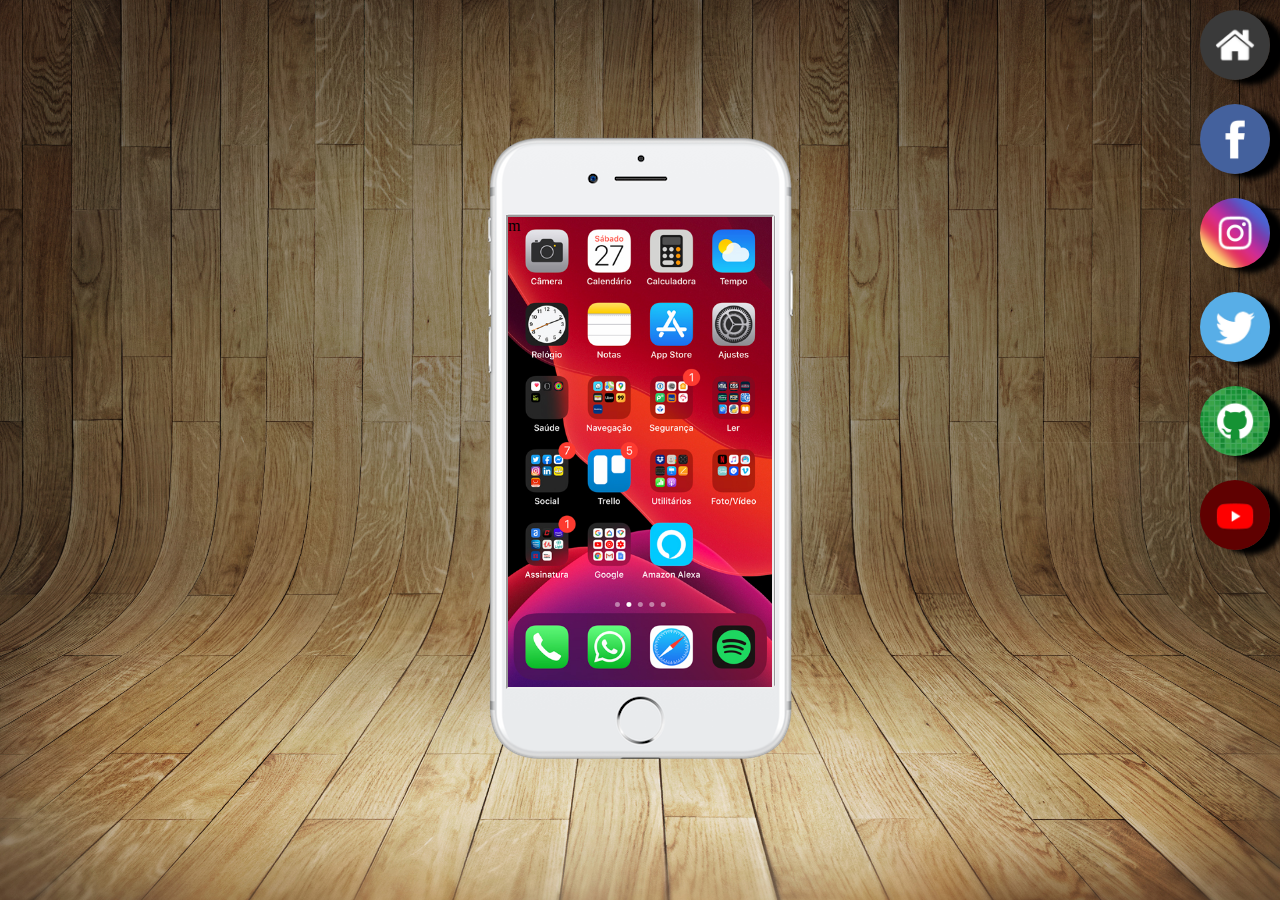
<file: index.html>
<!DOCTYPE html>
<html lang="pt-br">
<head>
    <meta charset="UTF-8">
    <meta name="viewport" content="width=device-width, initial-scale=1.0">
    <link rel="shortcut icon" href="favicon.ico" type="image/x-icon">
    <link rel="stylesheet" href="style.css">
    <title>Celular</title>
</head>
<body>
    <main>
        <section id="telefone" item >
            <iframe src="home.html" class="tela" name="tela">Seu navegador não é compativel.</iframe>
        </section>
        <section class="botoes">

            <a  href="home.html" target="tela"><img src="imagens/logo-home.jpg" class="home" alt="Home"></a><br>
            <a   href="face.html" target="tela"><img src="imagens/logo-facebook.jpg" alt="Facebook"></a><br>
            <a href="insta.html" target="tela"><img src="imagens/logo-instagram.jpg" alt="Instagram"></a><br>
            <a href="twiter.html" target="tela"><img src="imagens/logo-twitter.jpg" alt="Twiter"></a><br>
            <a href="git.html" target="tela"><img src="imagens/logo-github.jpg" alt="GitHub"></a><br>
            <a href="youtube.html" target="tela"><img src="imagens/logo-youtube.jpg" alt="Youtube"></a><br>
         </section>
       
    </main>
     
    </body>
</html>
</file>
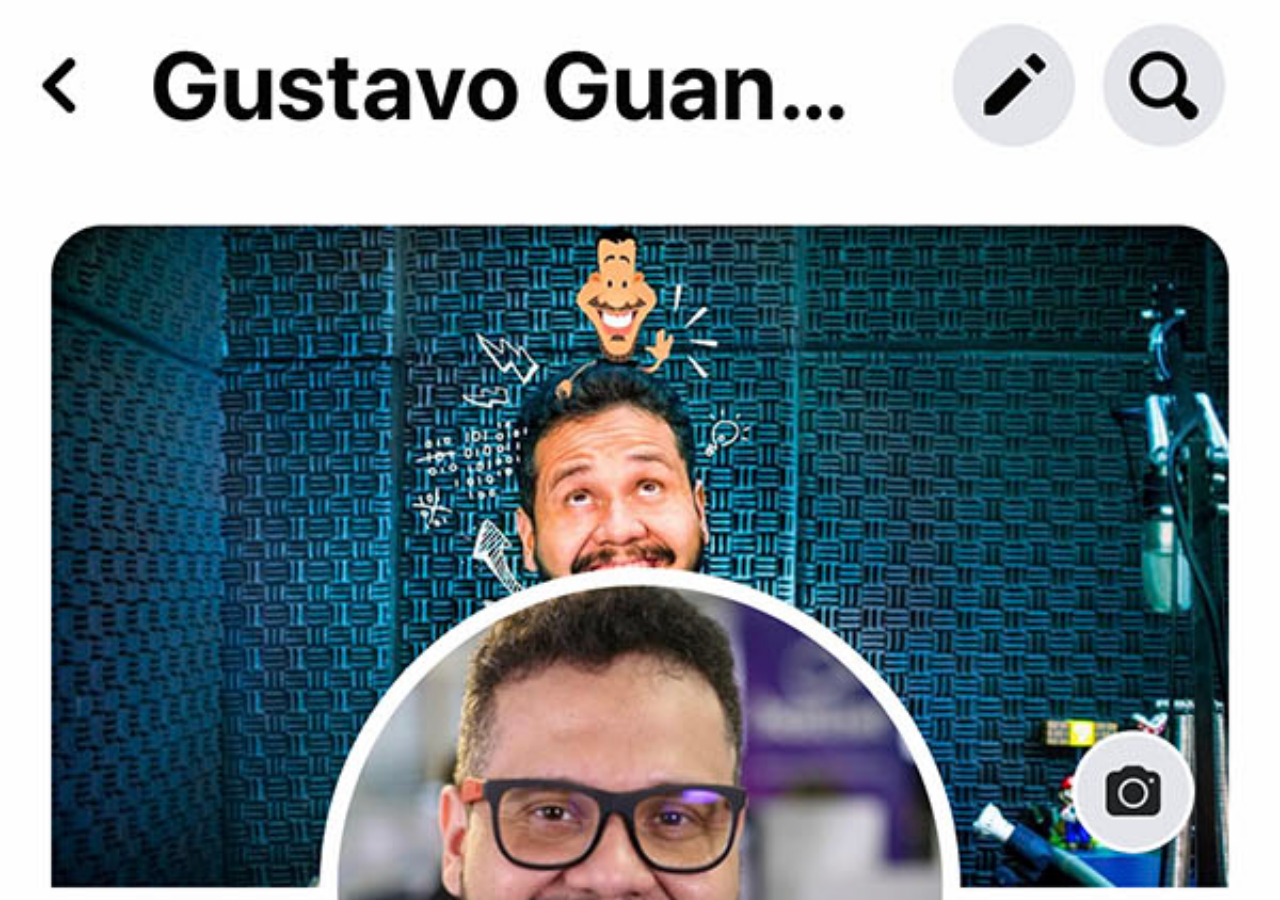
<file: face.html>
<!DOCTYPE html>
<html lang="pt-br">
<head>
    <meta charset="UTF-8">
    <meta name="viewport" content="width=device-width, initial-scale=1.0">
    <title>facebook</title>
    <style>
        *{
            margin: 0px;
            padding: 0px;
        }
        body{
            width: 100vw;
            height: 100vh;
            background: black url(imagens/tela-facebook.jpg) no-repeat top center;
            background-size:cover;
            
        }
    </style>
</head>
<body>
    
</body>
</html>
</file>
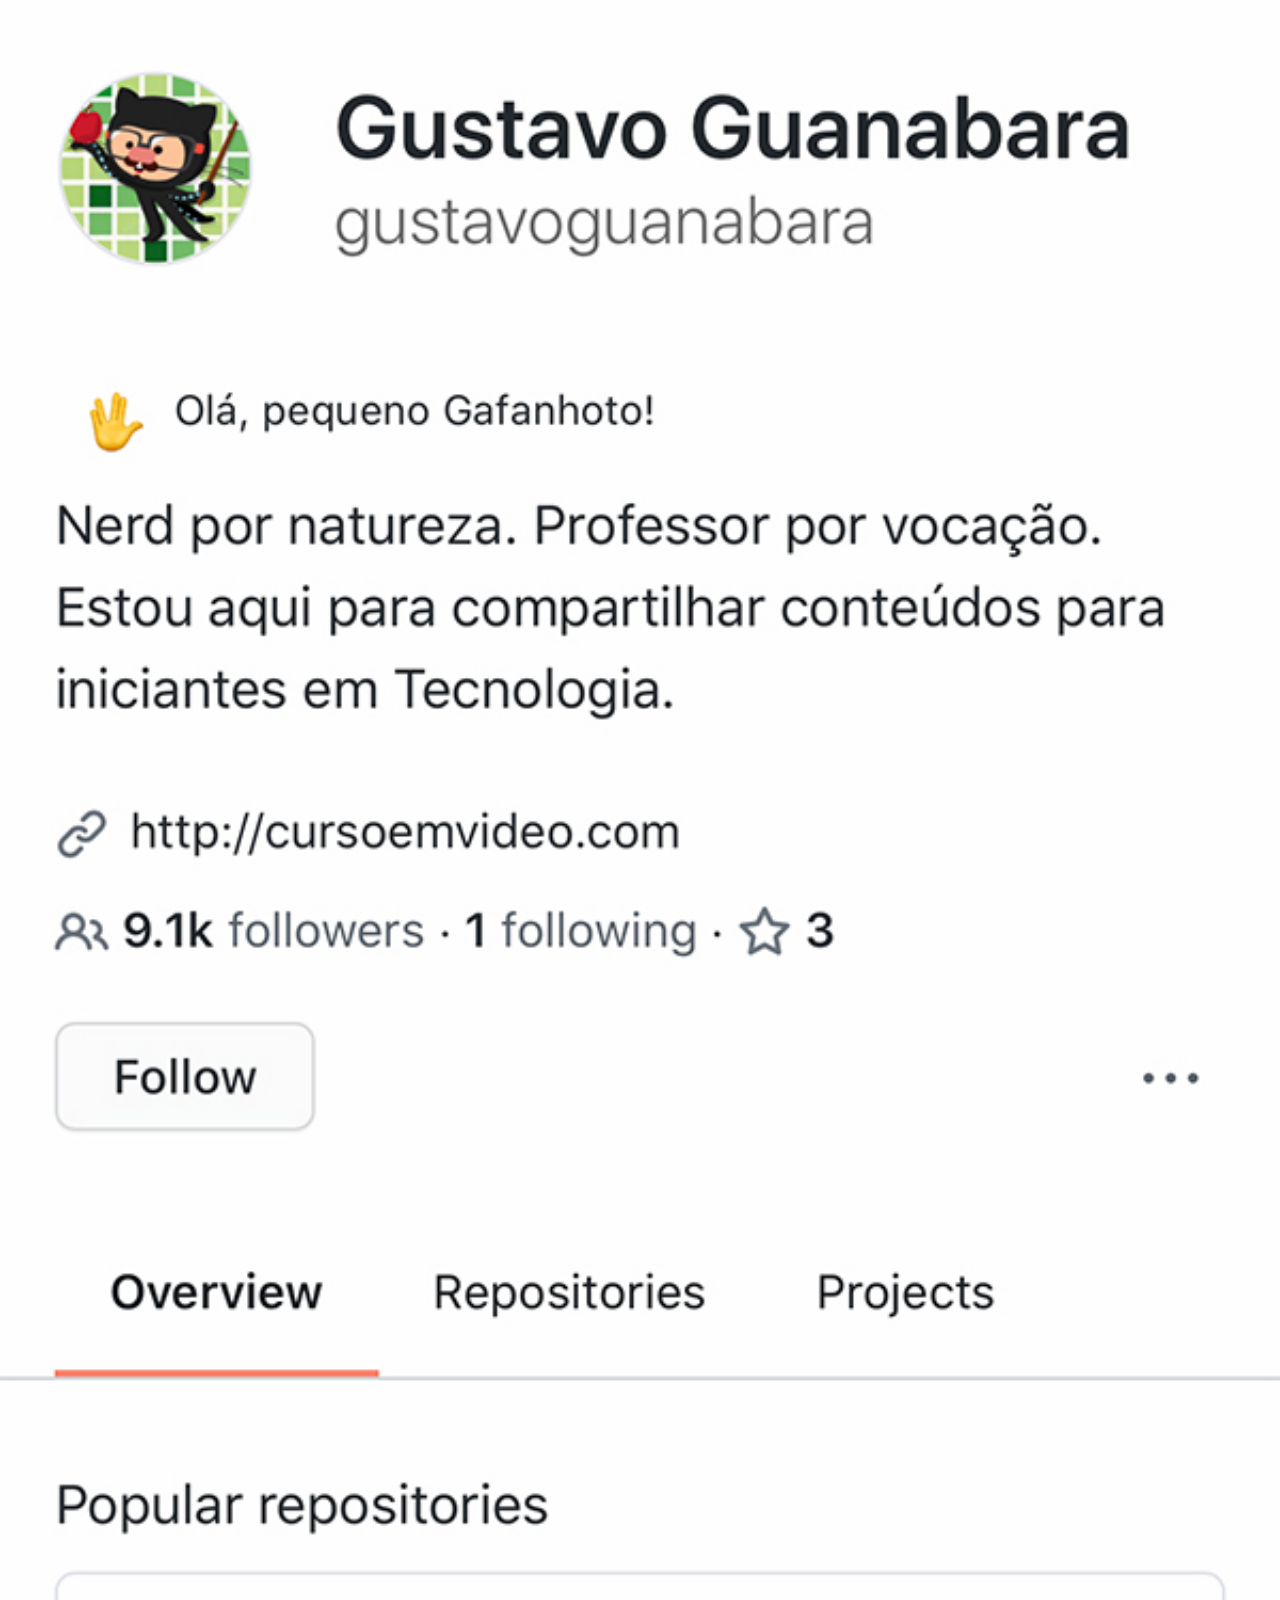
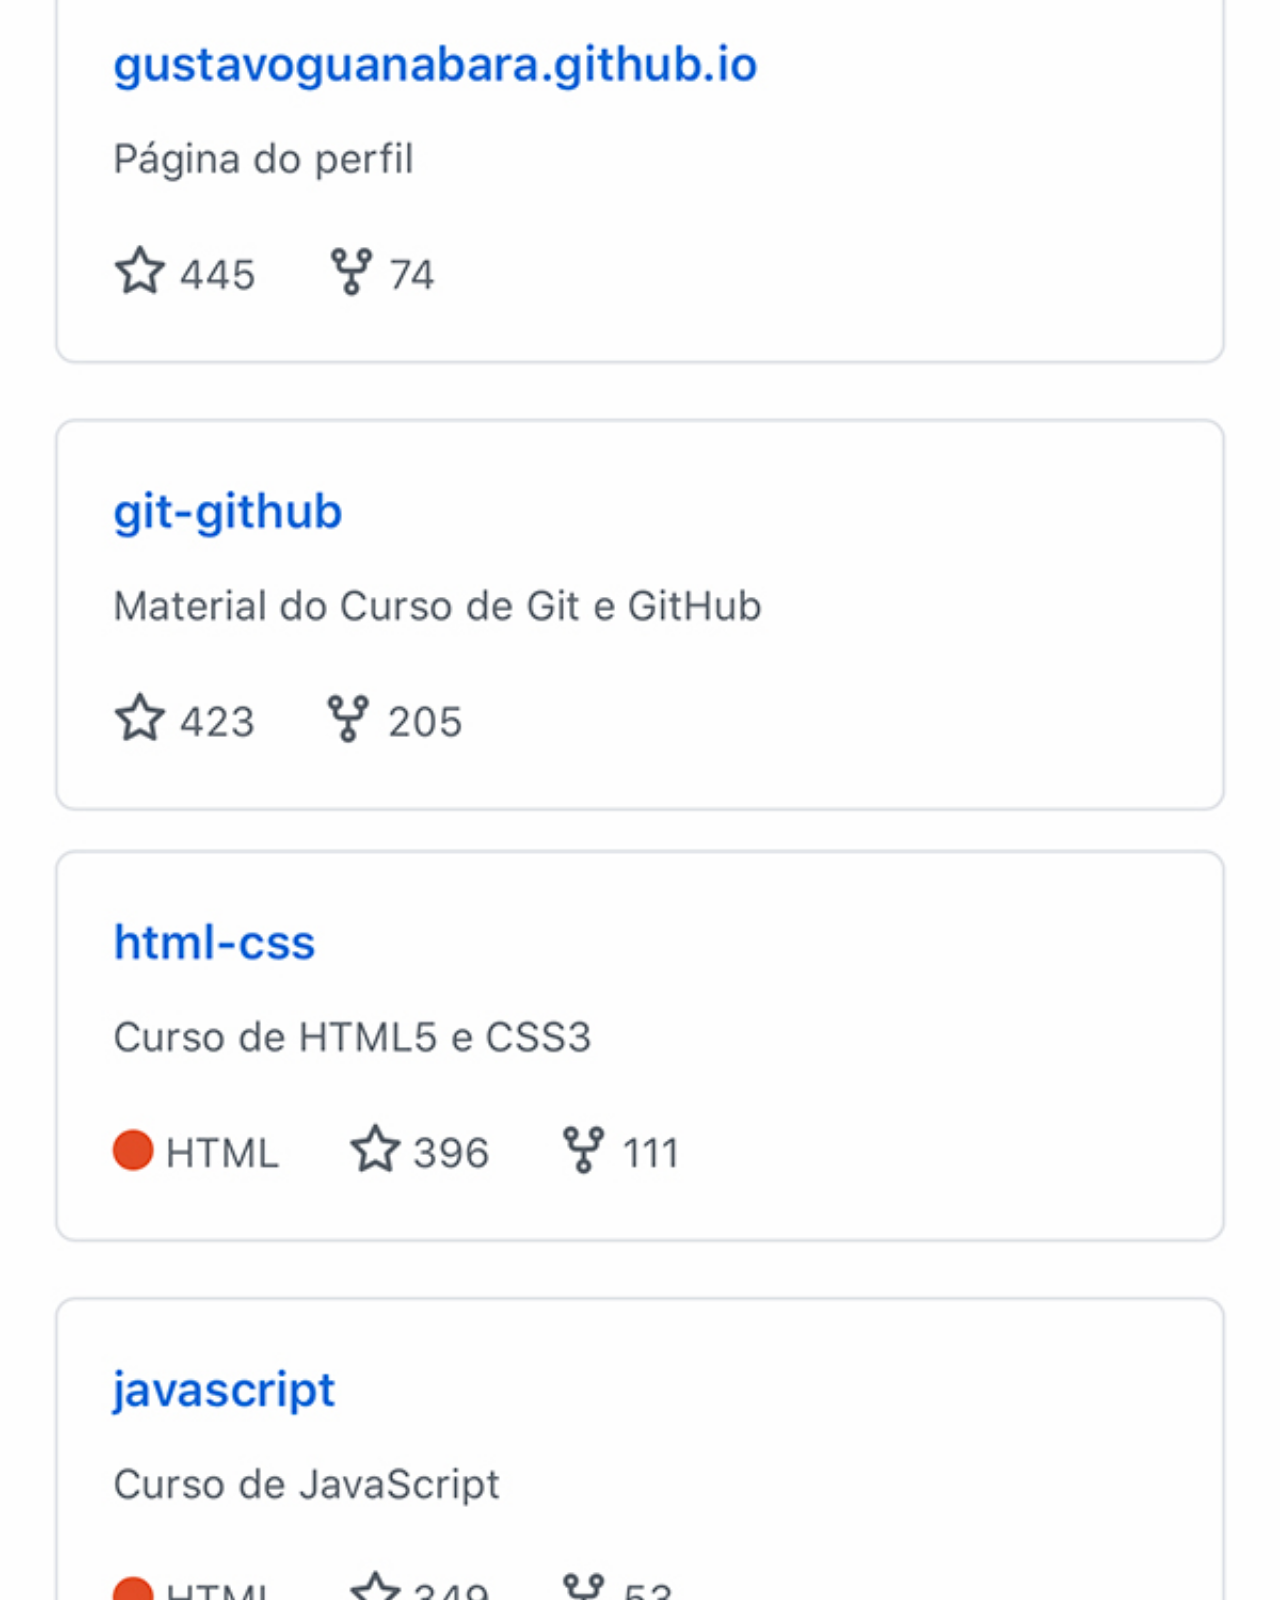
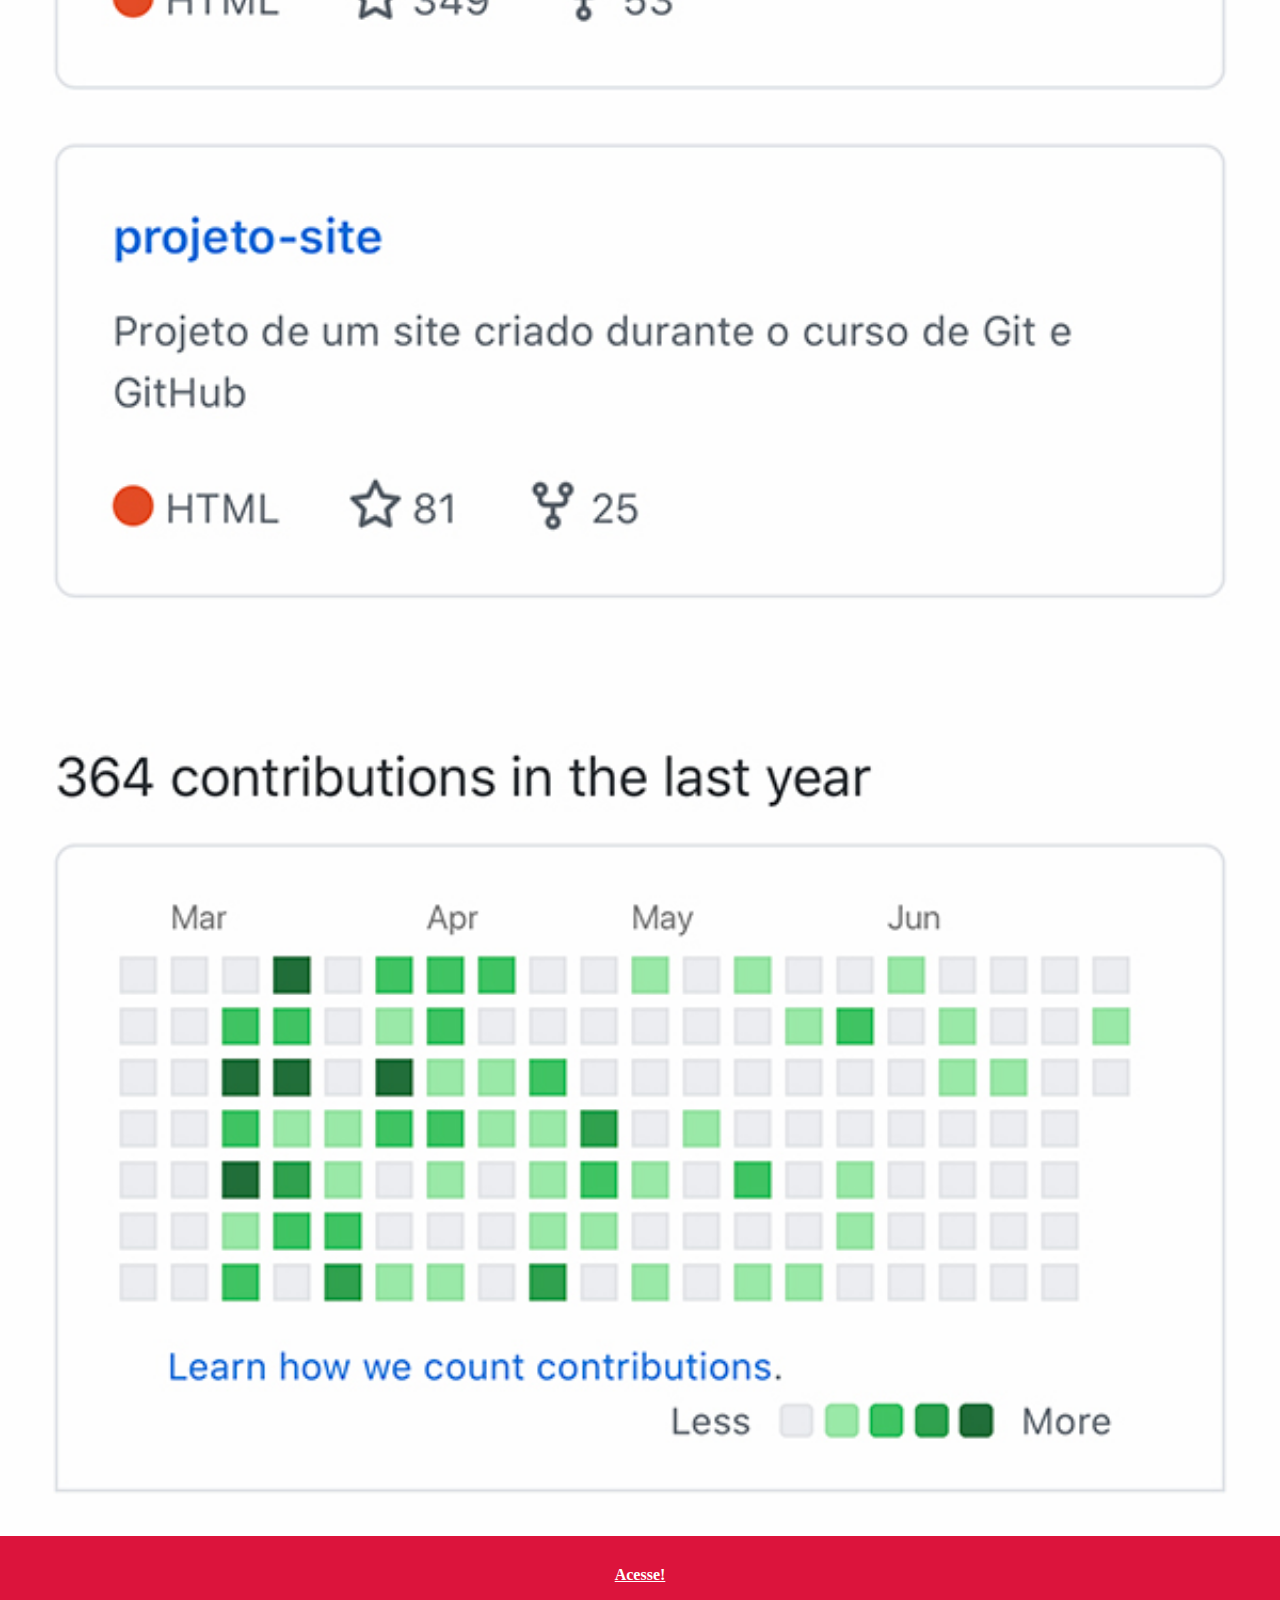
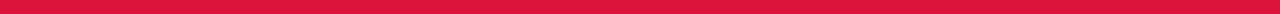
<file: git.html>
<!DOCTYPE html>
<html lang="pt-br">
<head>
    <meta charset="UTF-8">
    <meta name="viewport" content="width=device-width, initial-scale=1.0">
    <title>github</title>
    <style>
        *{
            margin: 0px;
            padding: 0px;
        }
      img{ 
         width: 100vw;

    }
    ::-webkit-scrollbar{
        width: 0px;
        height: 0px;
    }

    a{
        display: block;
        color: white;
        background-color: crimson;
        text-align: center;
        padding: 30px;
        font-weight: bolder;
       
    
        
       
    }
    </style>
</head>
<body>
    <img src="imagens/tela-github.jpg" alt="github">
    <a href="https://github.com/gustavoguanabara/html-css/tree/master/aulas-pdf" target="_blank">Acesse!</a>   
</html>
</file>
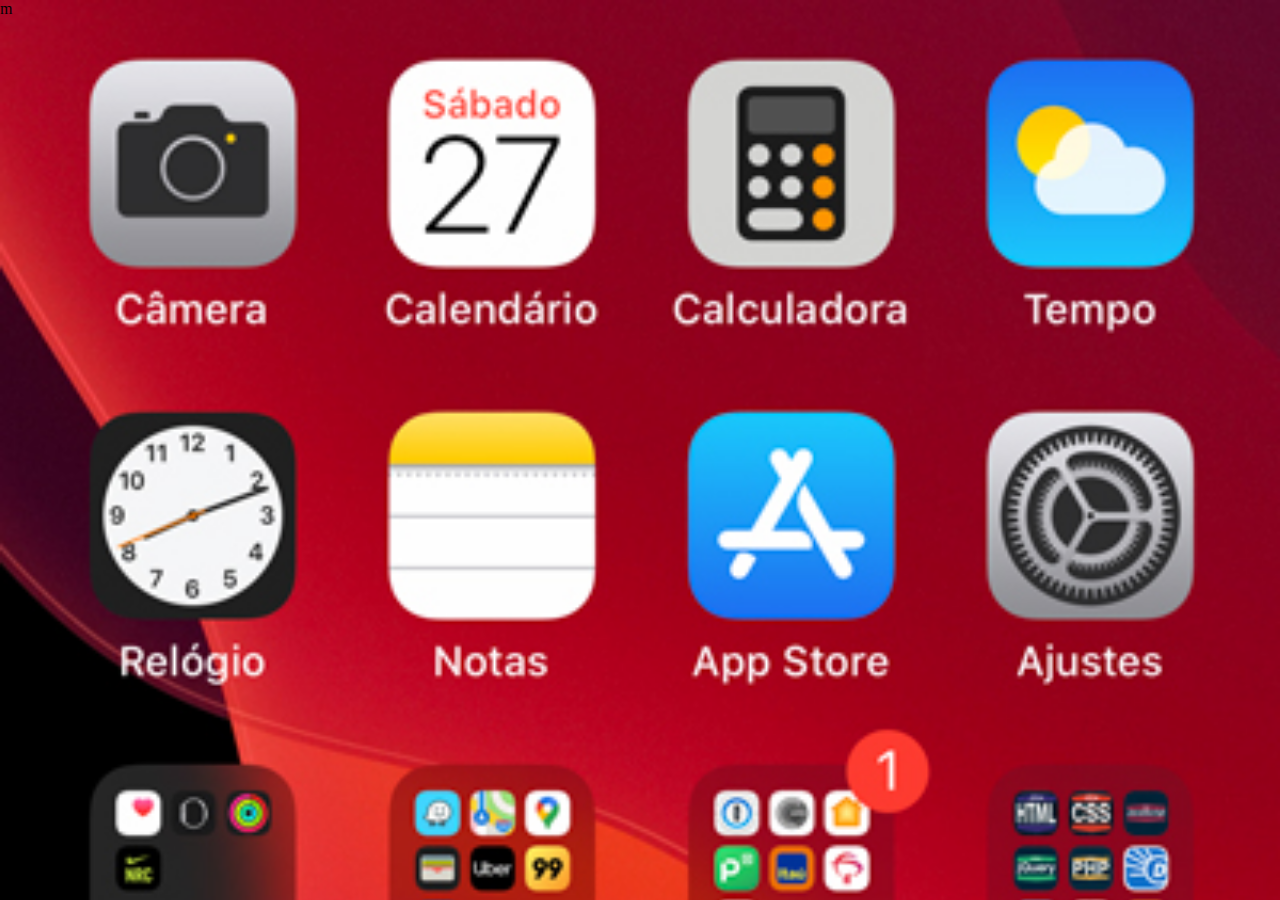
<file: home.html>
<!DOCTYPE html>
<html lang="pt-br">
<head>
    <meta charset="UTF-8">
    <meta name="viewport" content="width=device-width, initial-scale=1.0">
    <title>Home</title>
    <style>
        *{
            margin: 0px;
            padding: 0px;
        }
        body{
            width: 100vw;
            height: 100vh;
            background: black url(imagens/tela-home.jpg) no-repeat top center;
            background-size: cover;
            
        }
    </style>
</head>
<body>
    
</body>m
</html>
</file>
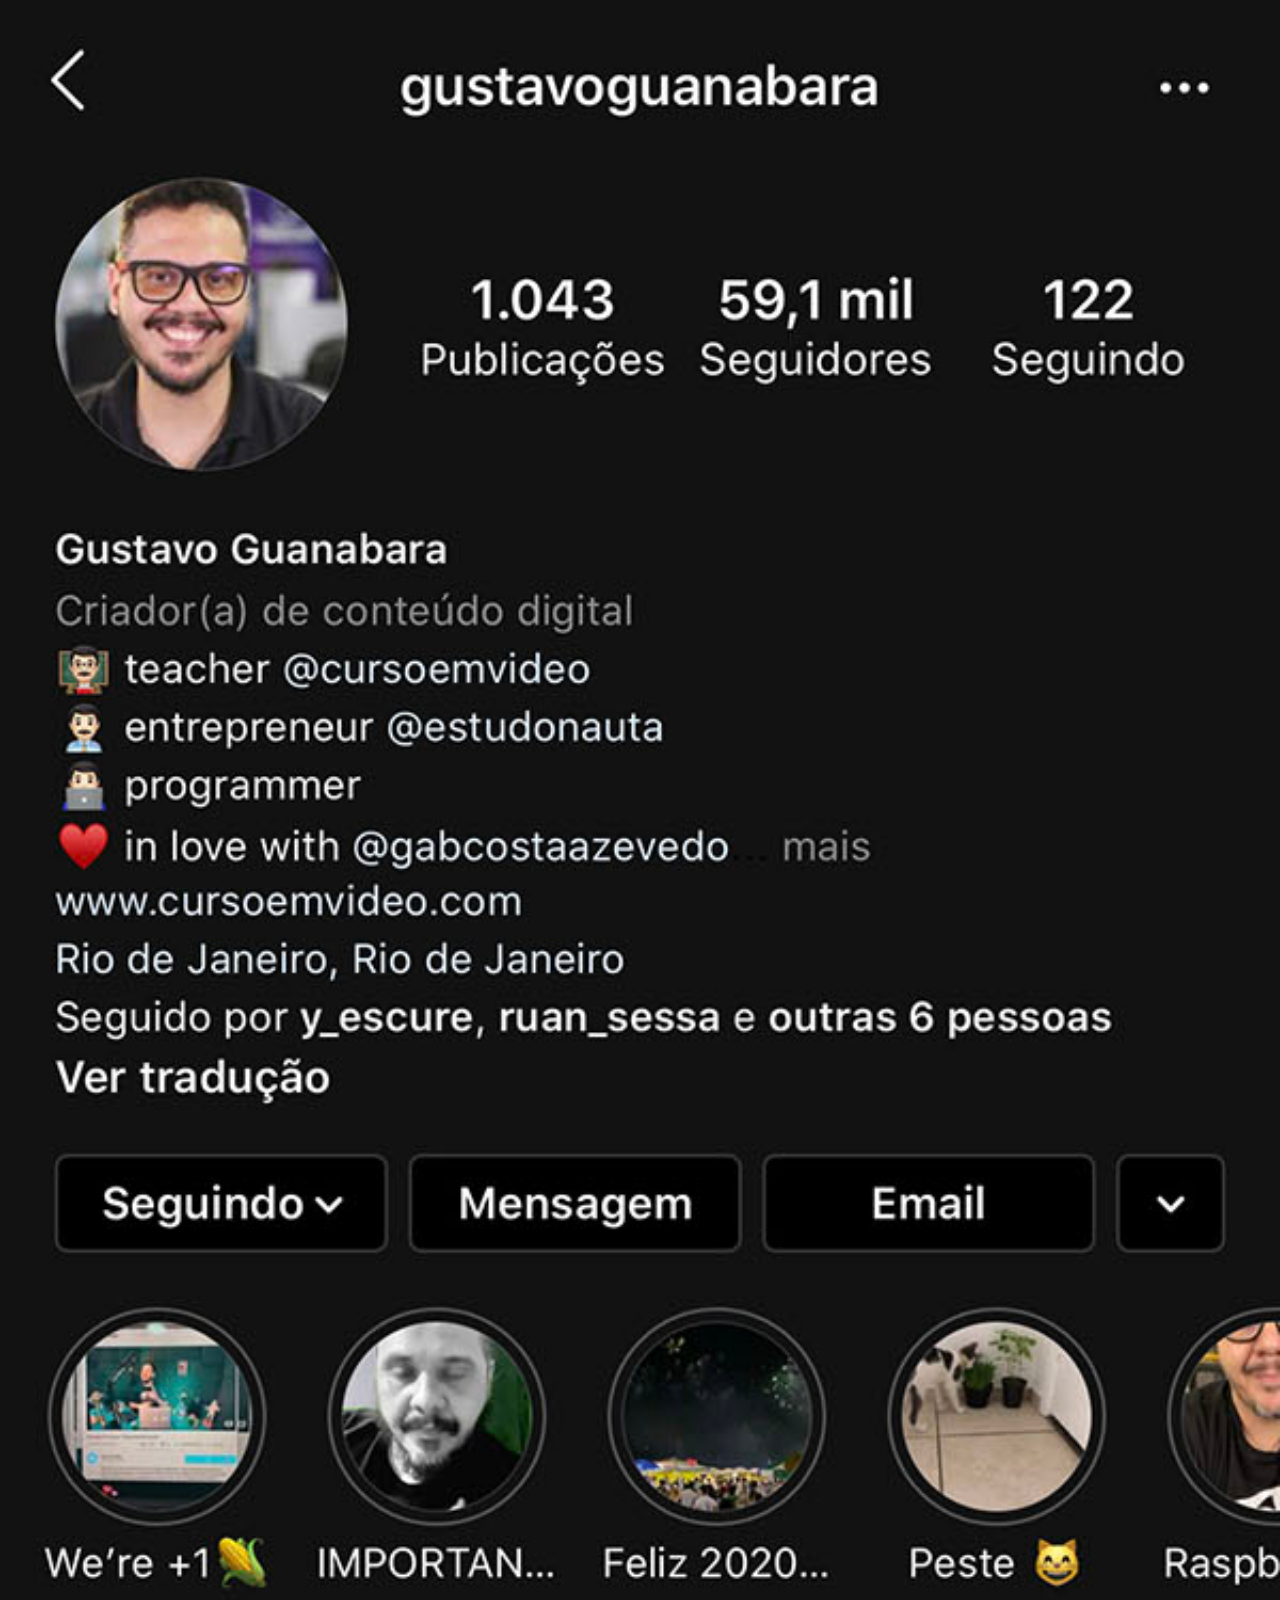
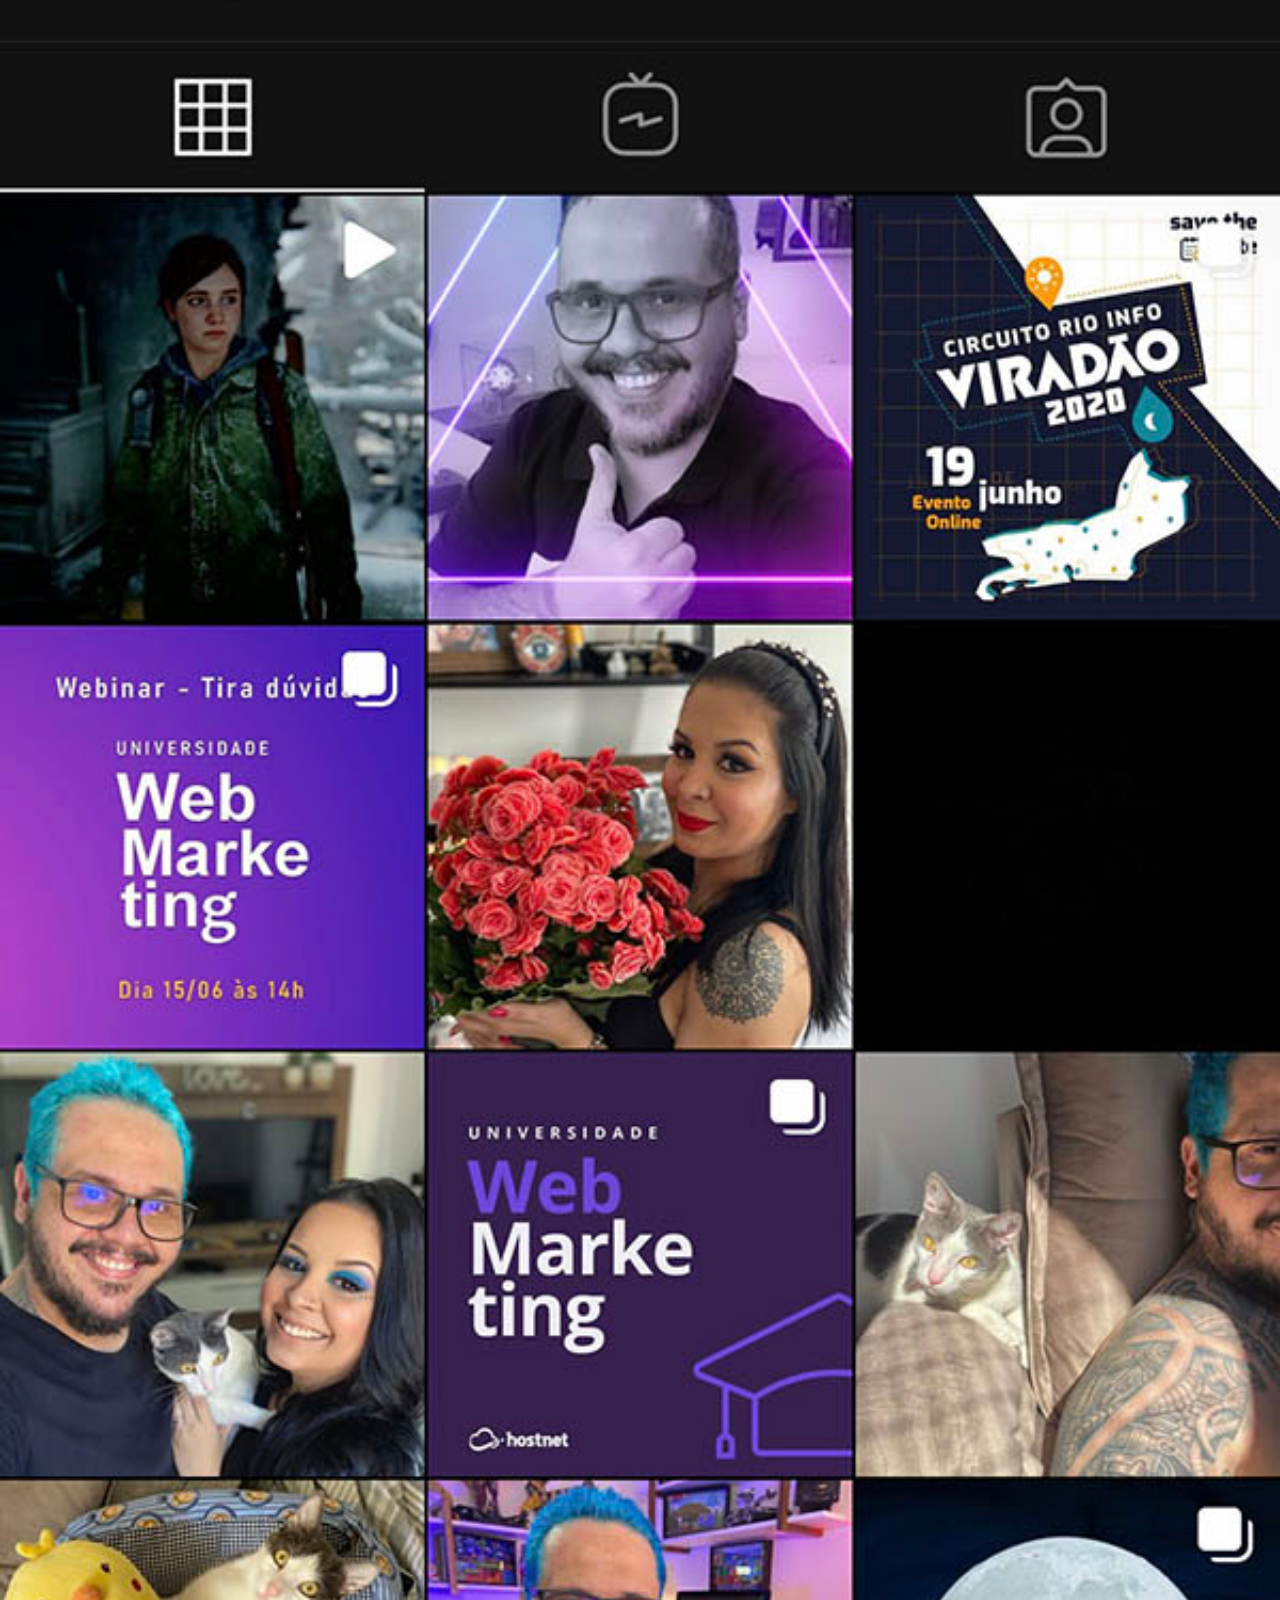
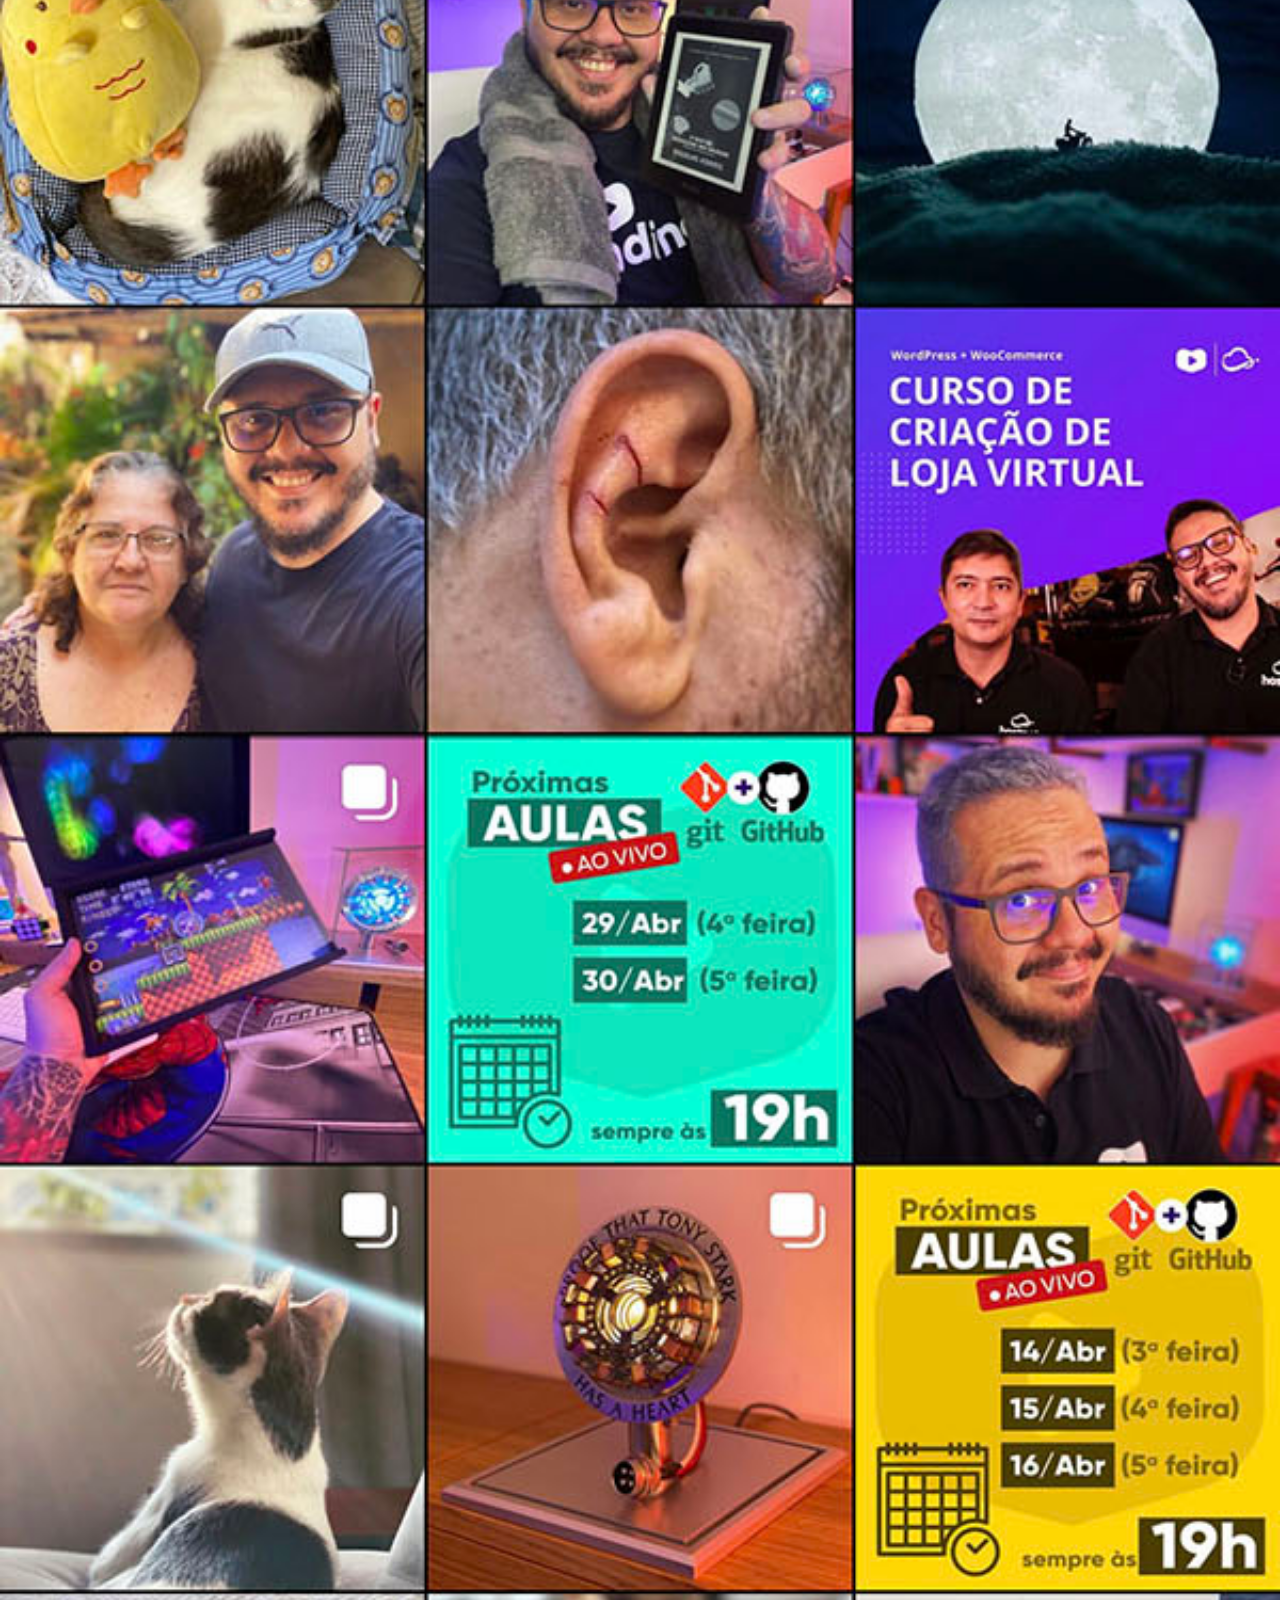
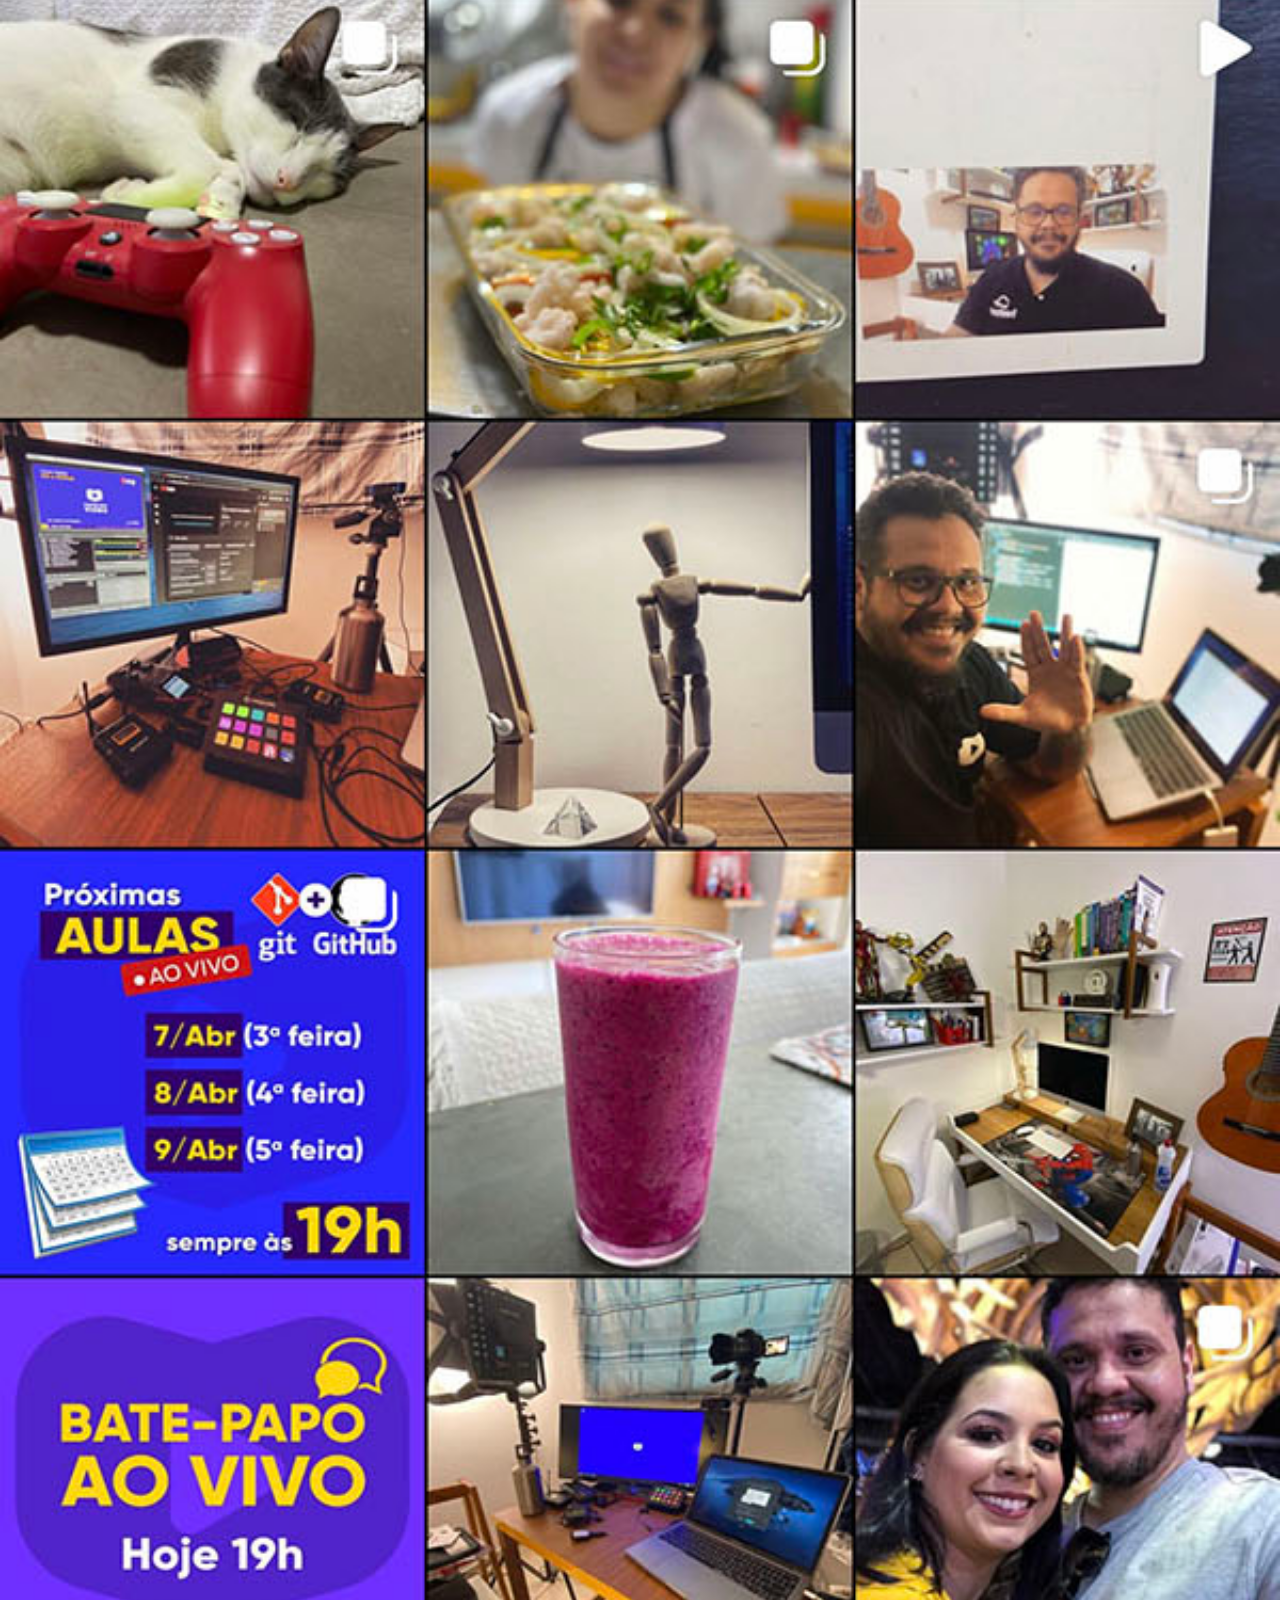
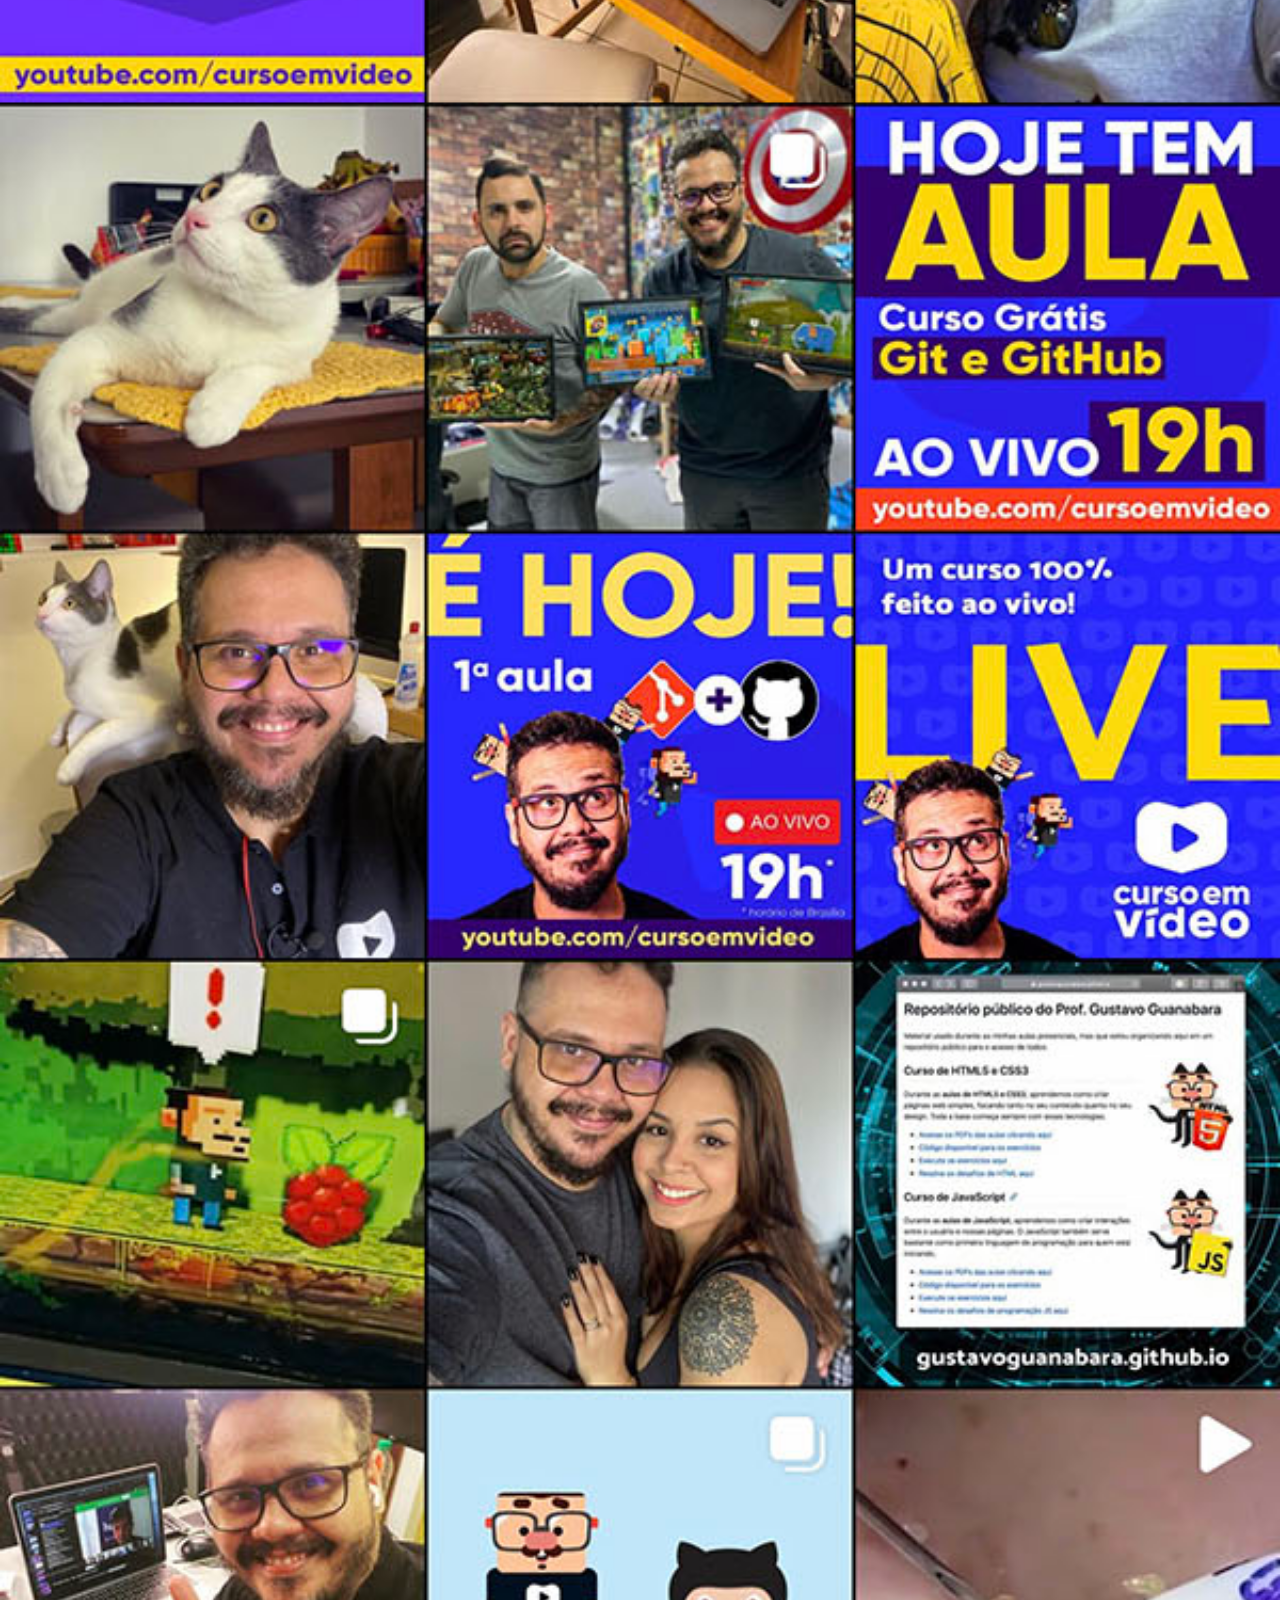
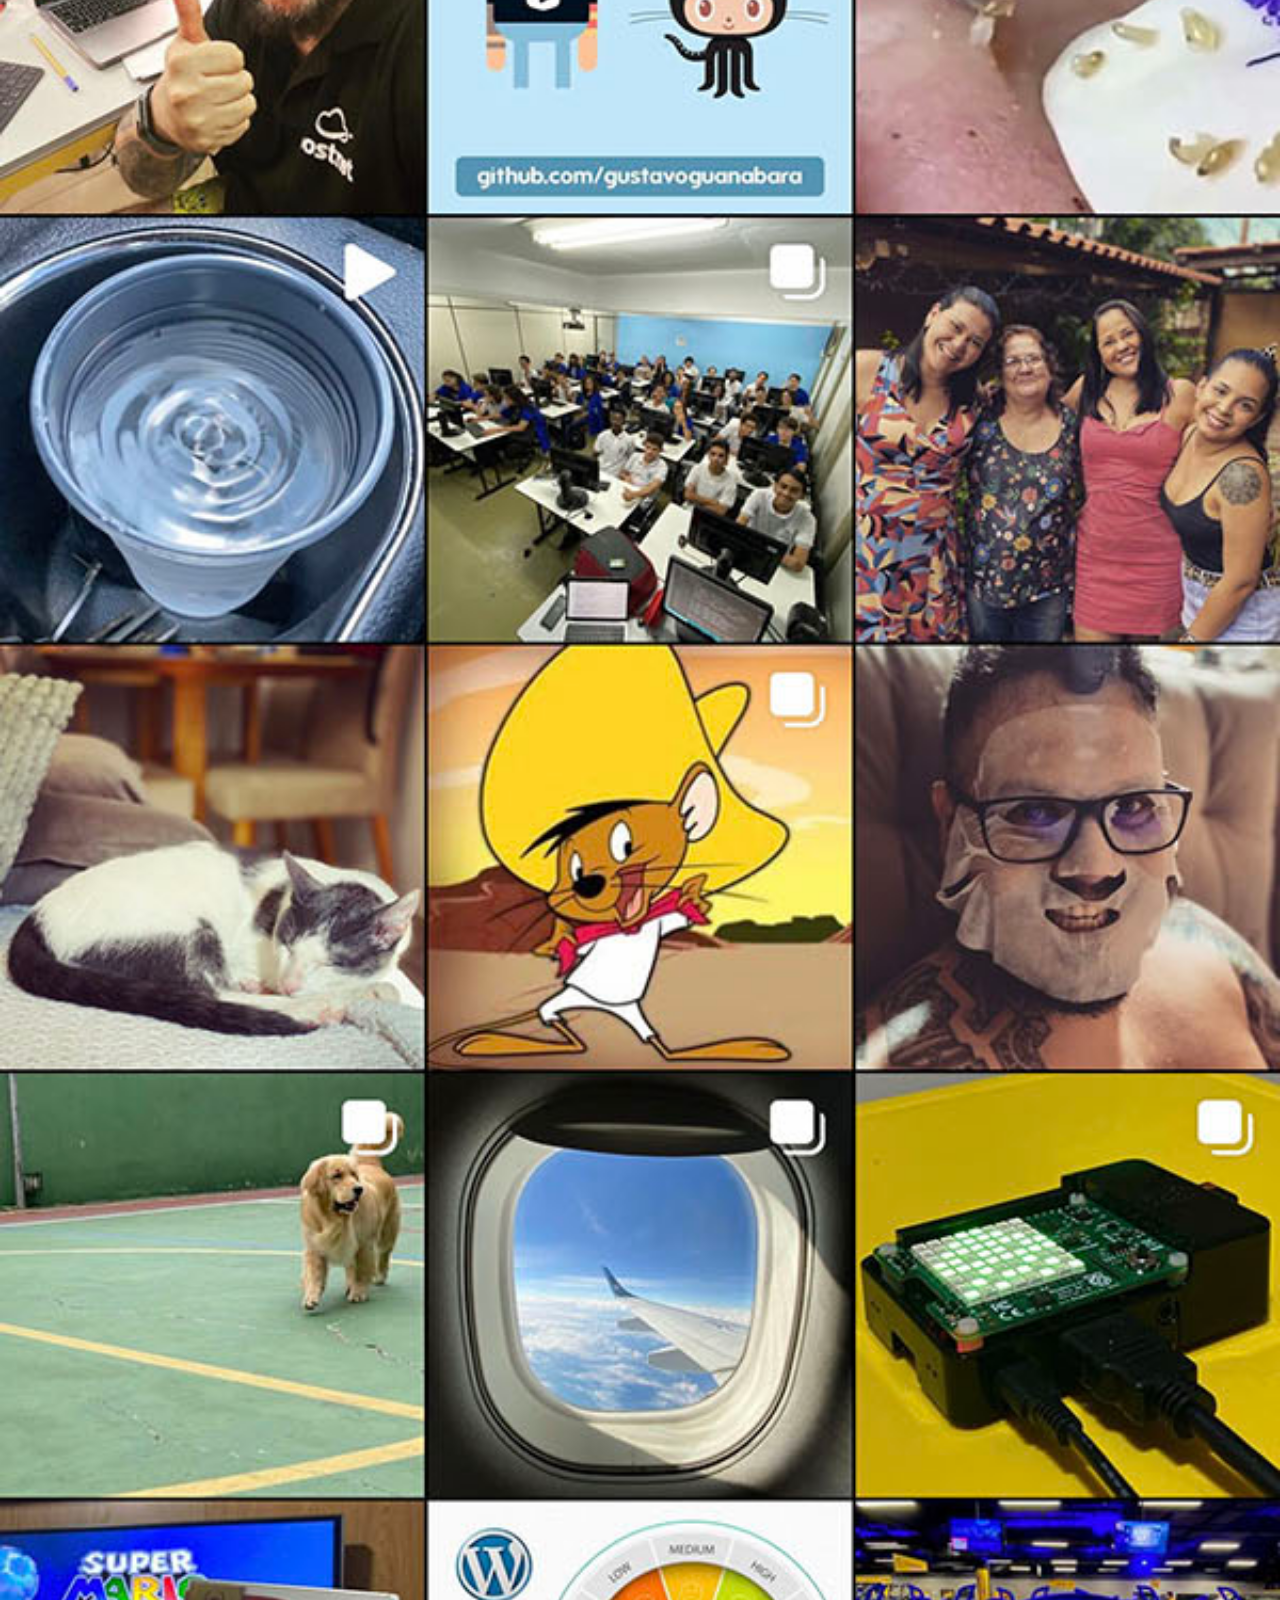
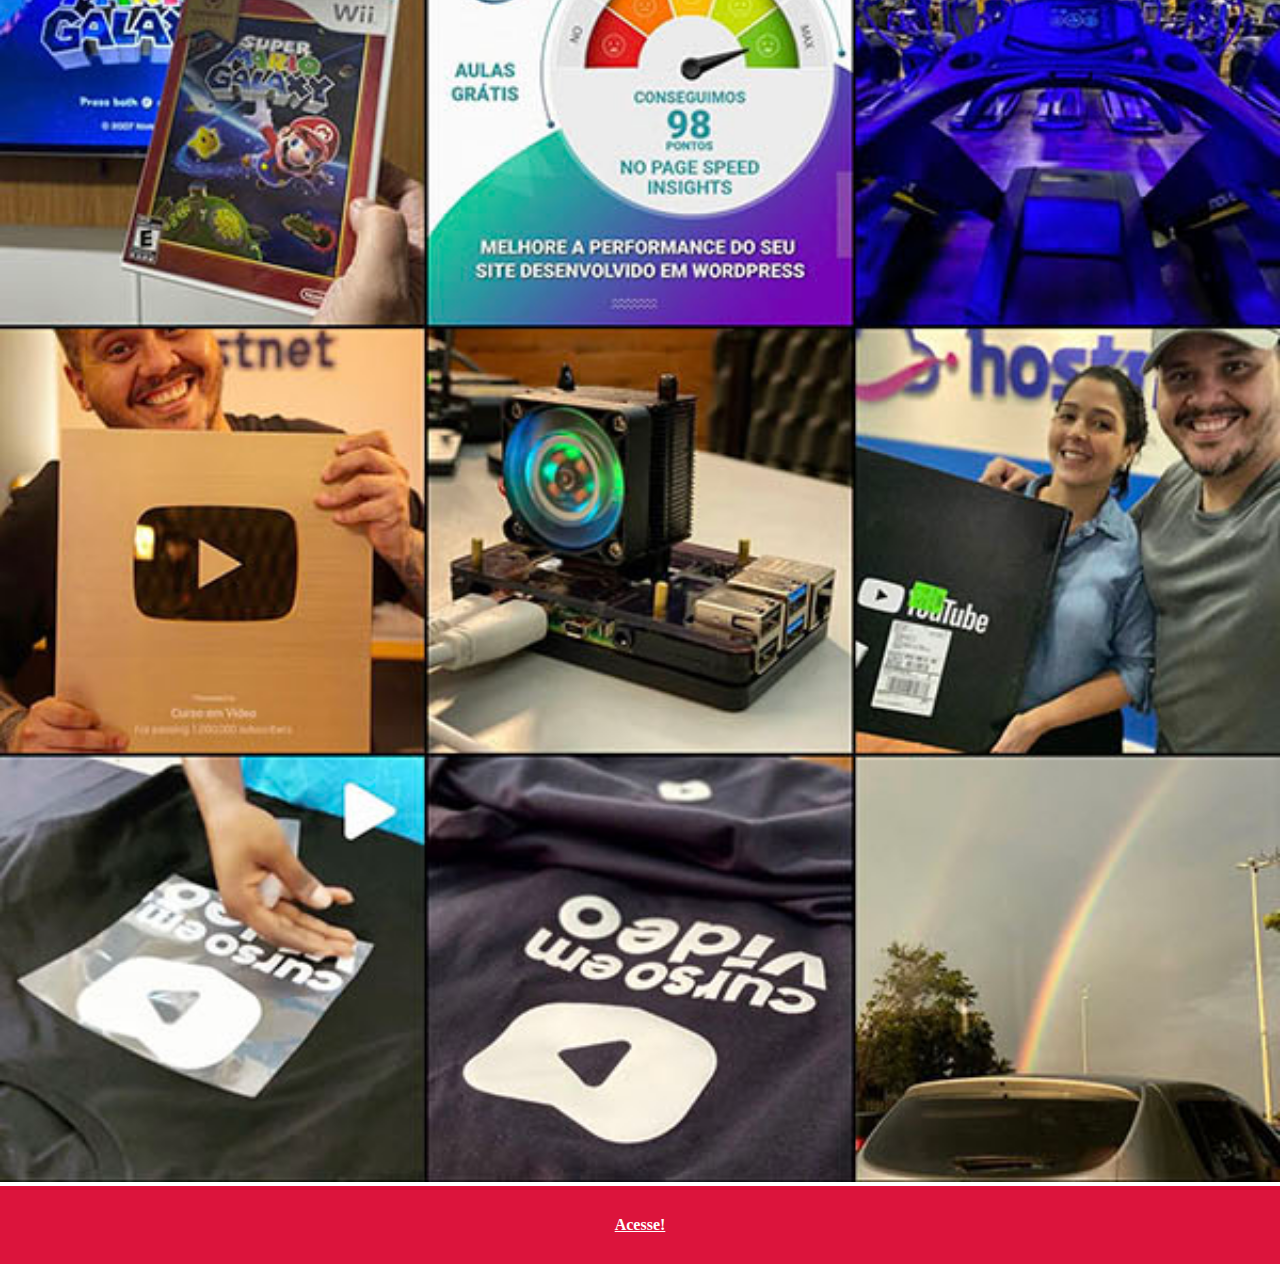
<file: insta.html>
<!DOCTYPE html>
<html lang="pt-br">
<head>
    <meta charset="UTF-8">
    <meta name="viewport" content="width=device-width, initial-scale=1.0">
    <title>Document</title>
</head>
<style>
    *{
        margin: 0px;
        padding: 0px;
    }
  img{ 
     width: 100vw;

}
::-webkit-scrollbar{
    width: 0px;
    height: 0px;
}

a{
    display: block;
    color: white;
    background-color: crimson;
    text-align: center;
    padding: 30px;
    font-weight: bolder;
   

    
   
}
</style>
</head>
<body>
<img src="imagens/tela-instagram.jpg" alt="instagram">
<a href="https://www.instagram.com/p/CmtWHAlJ8jW/" target="_blank">Acesse!</a>    
</html>
</file>
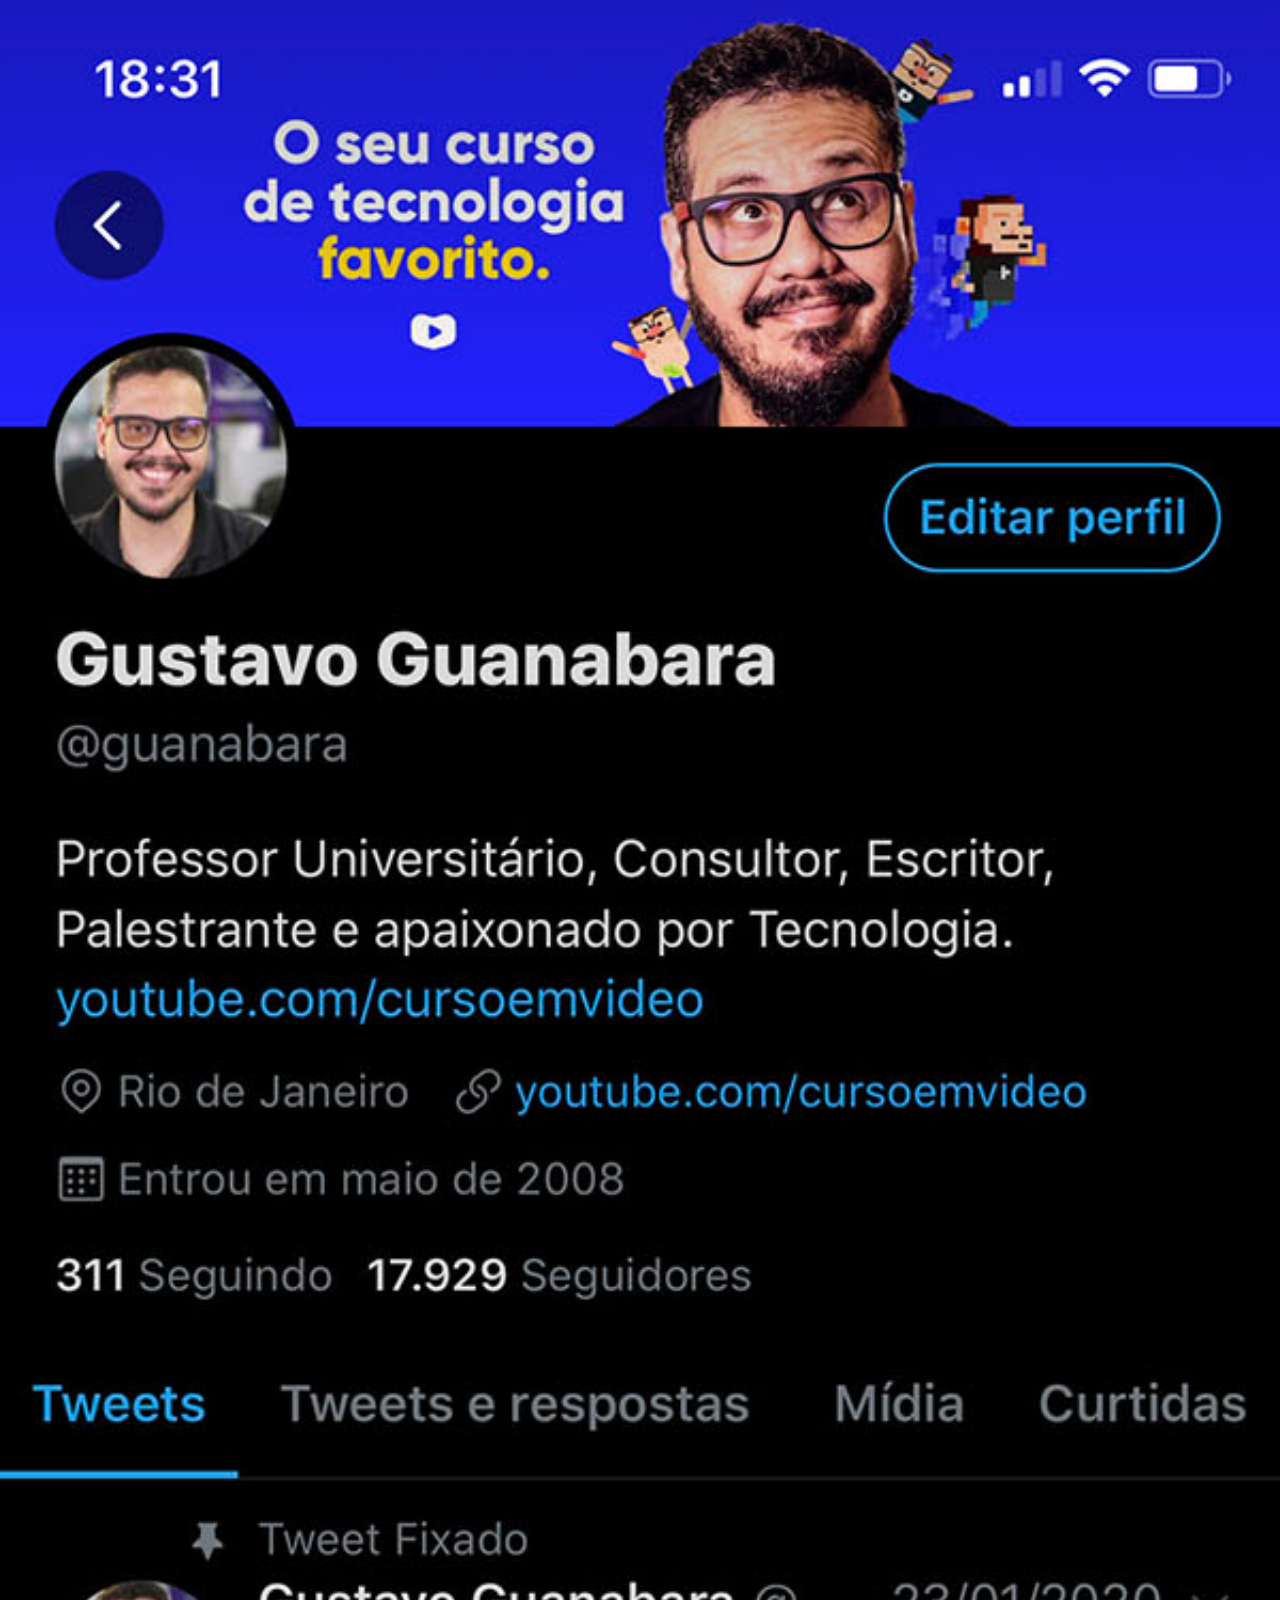
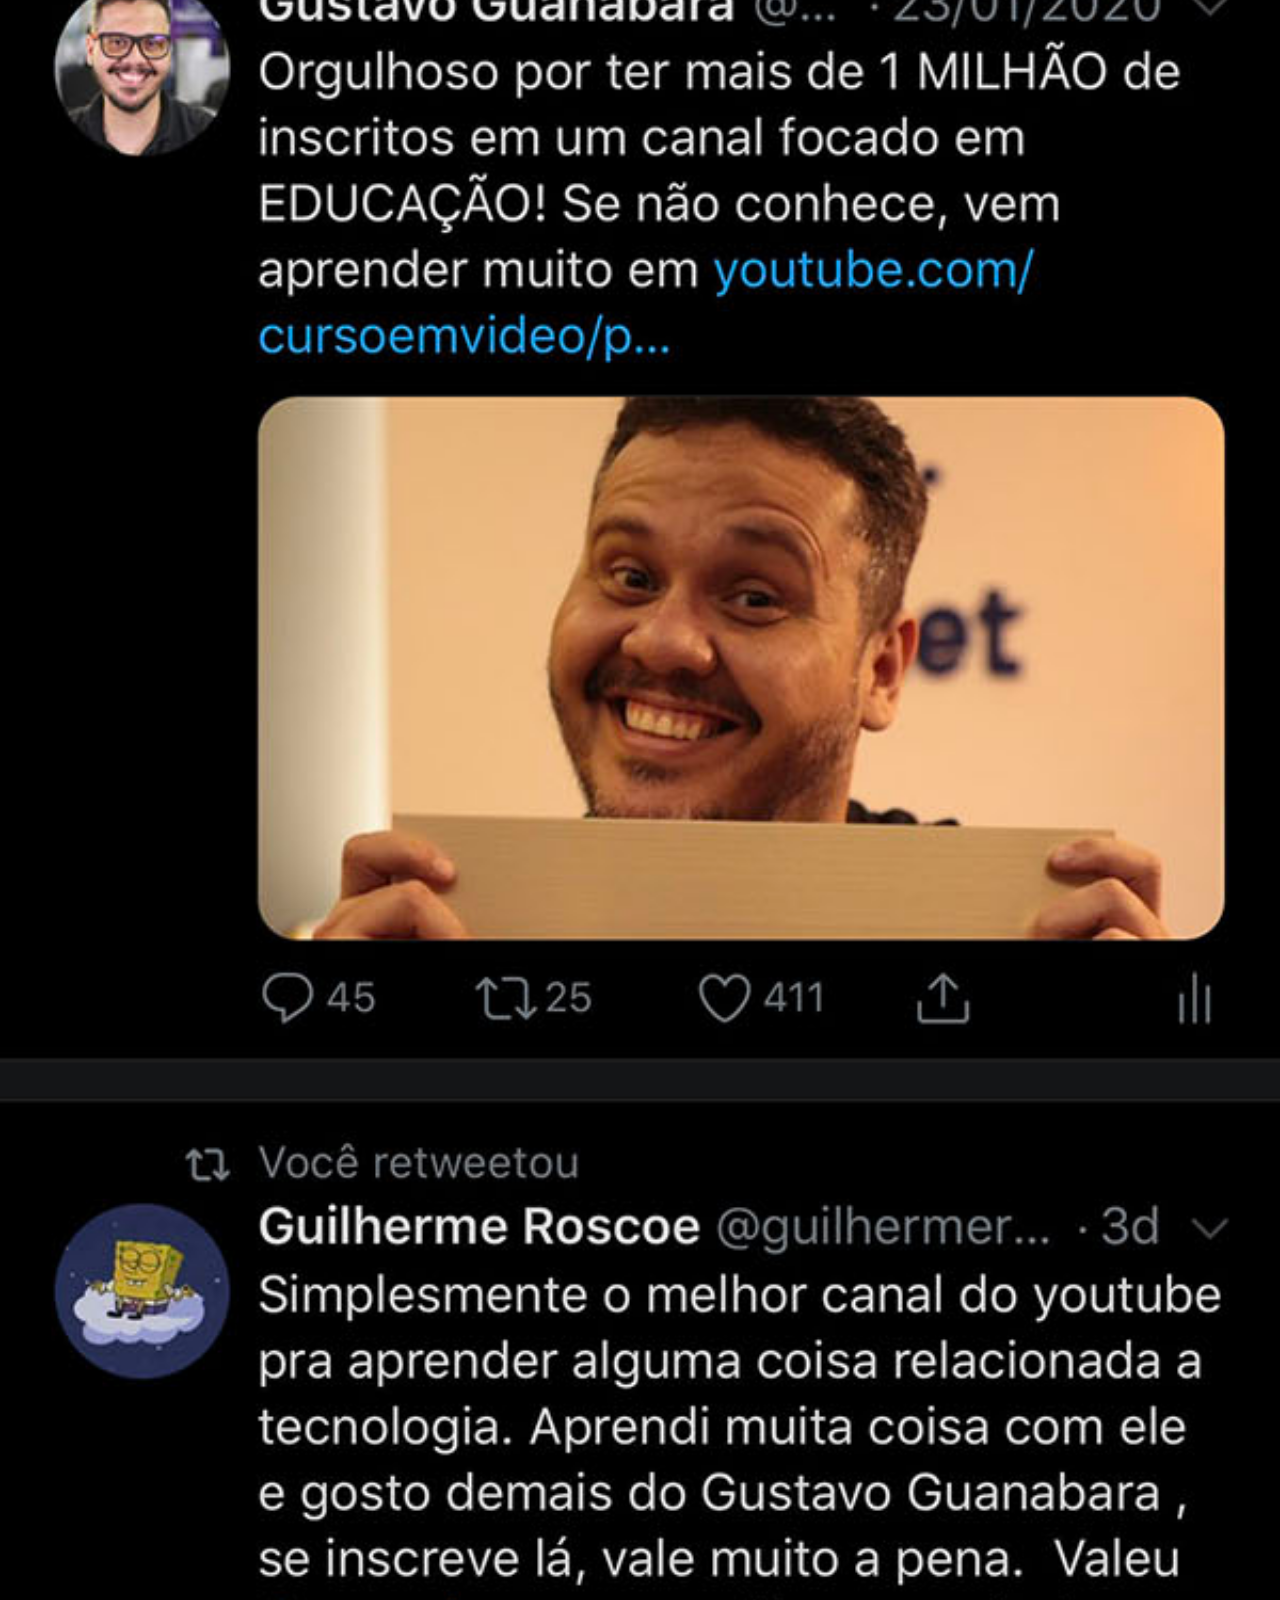
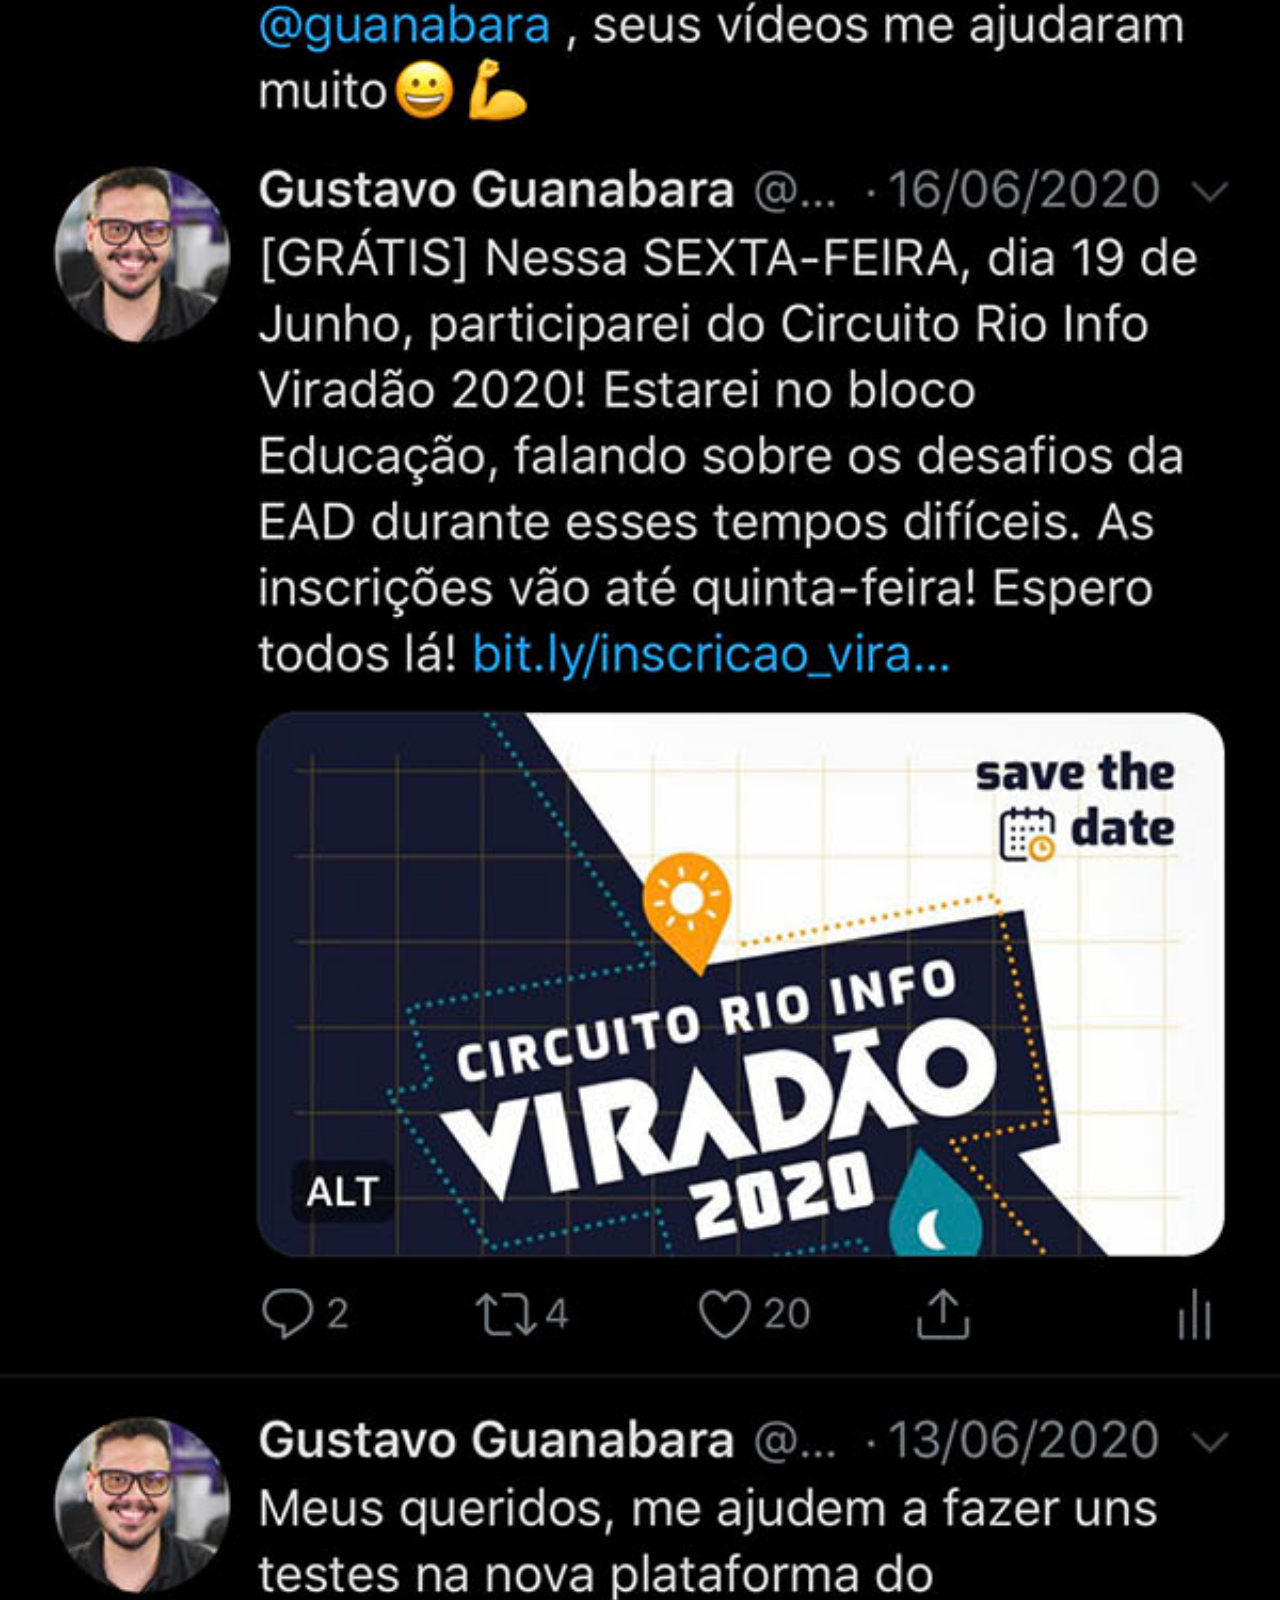
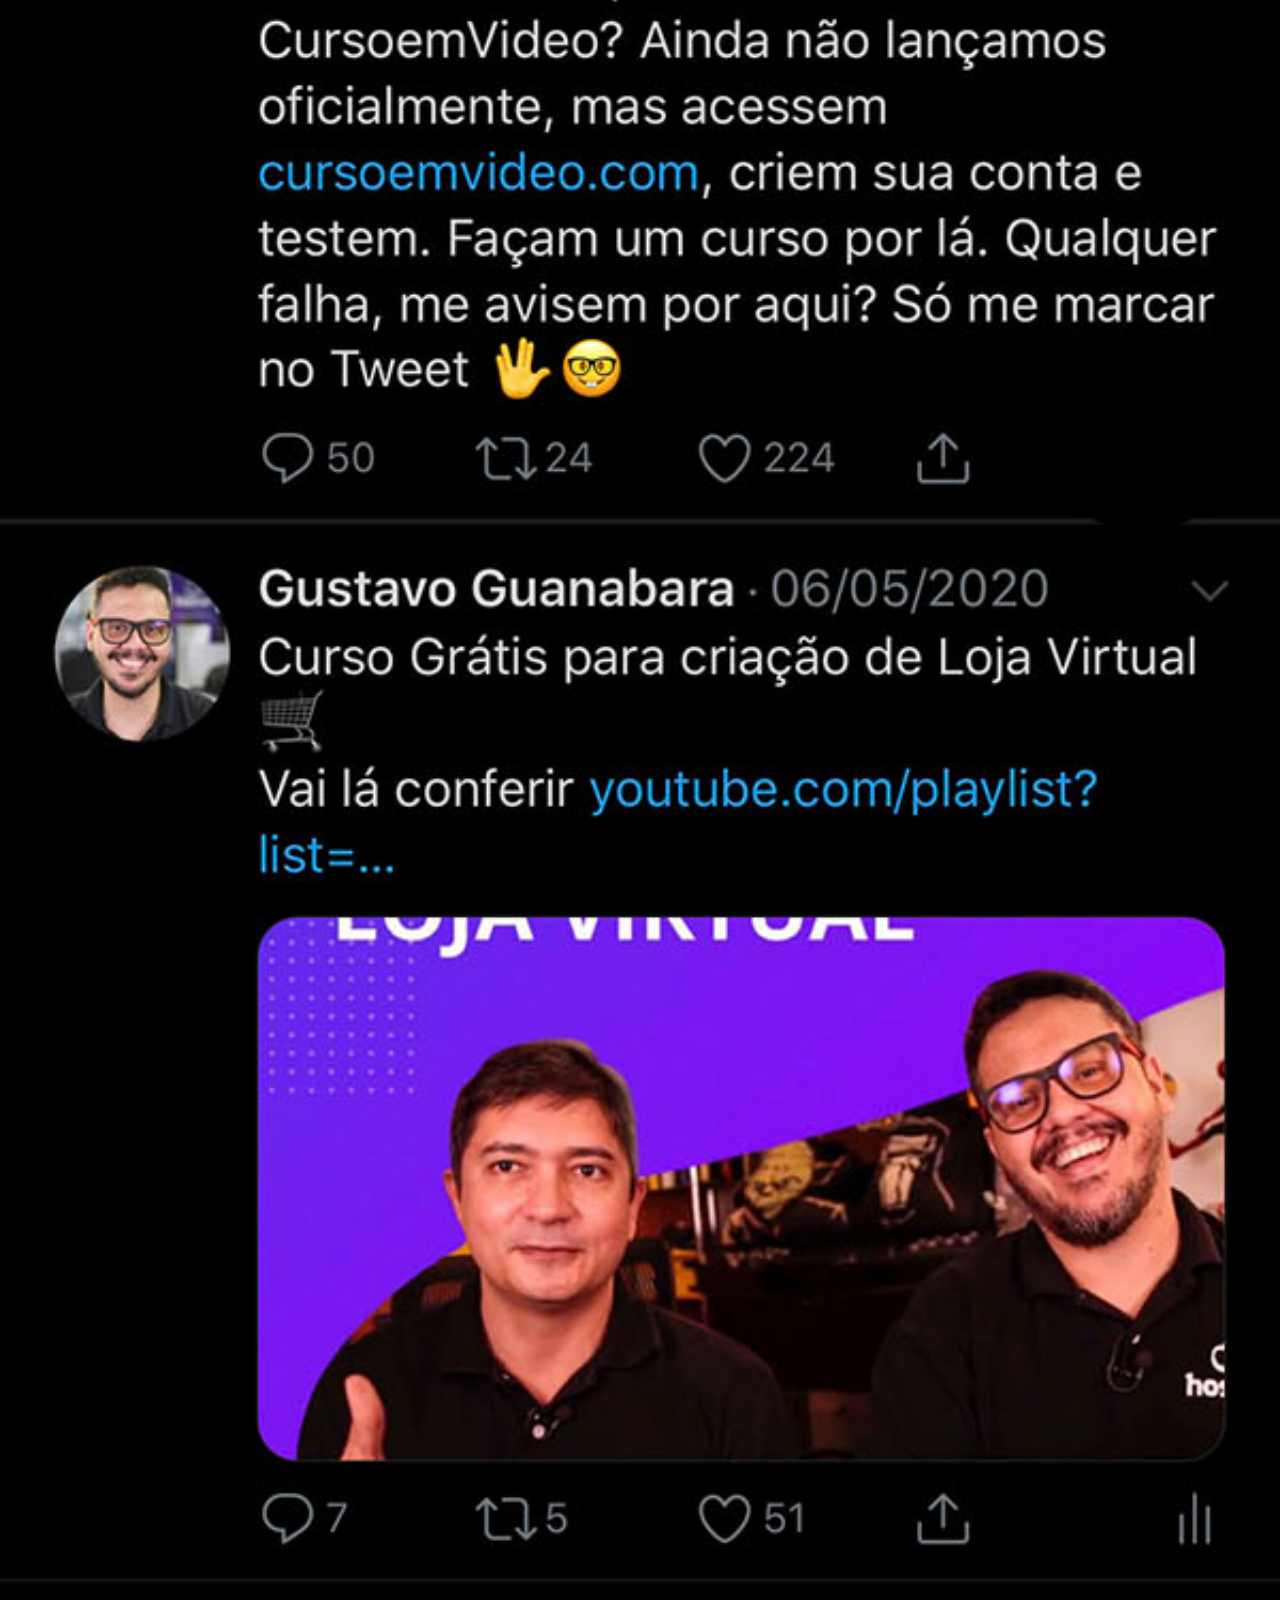
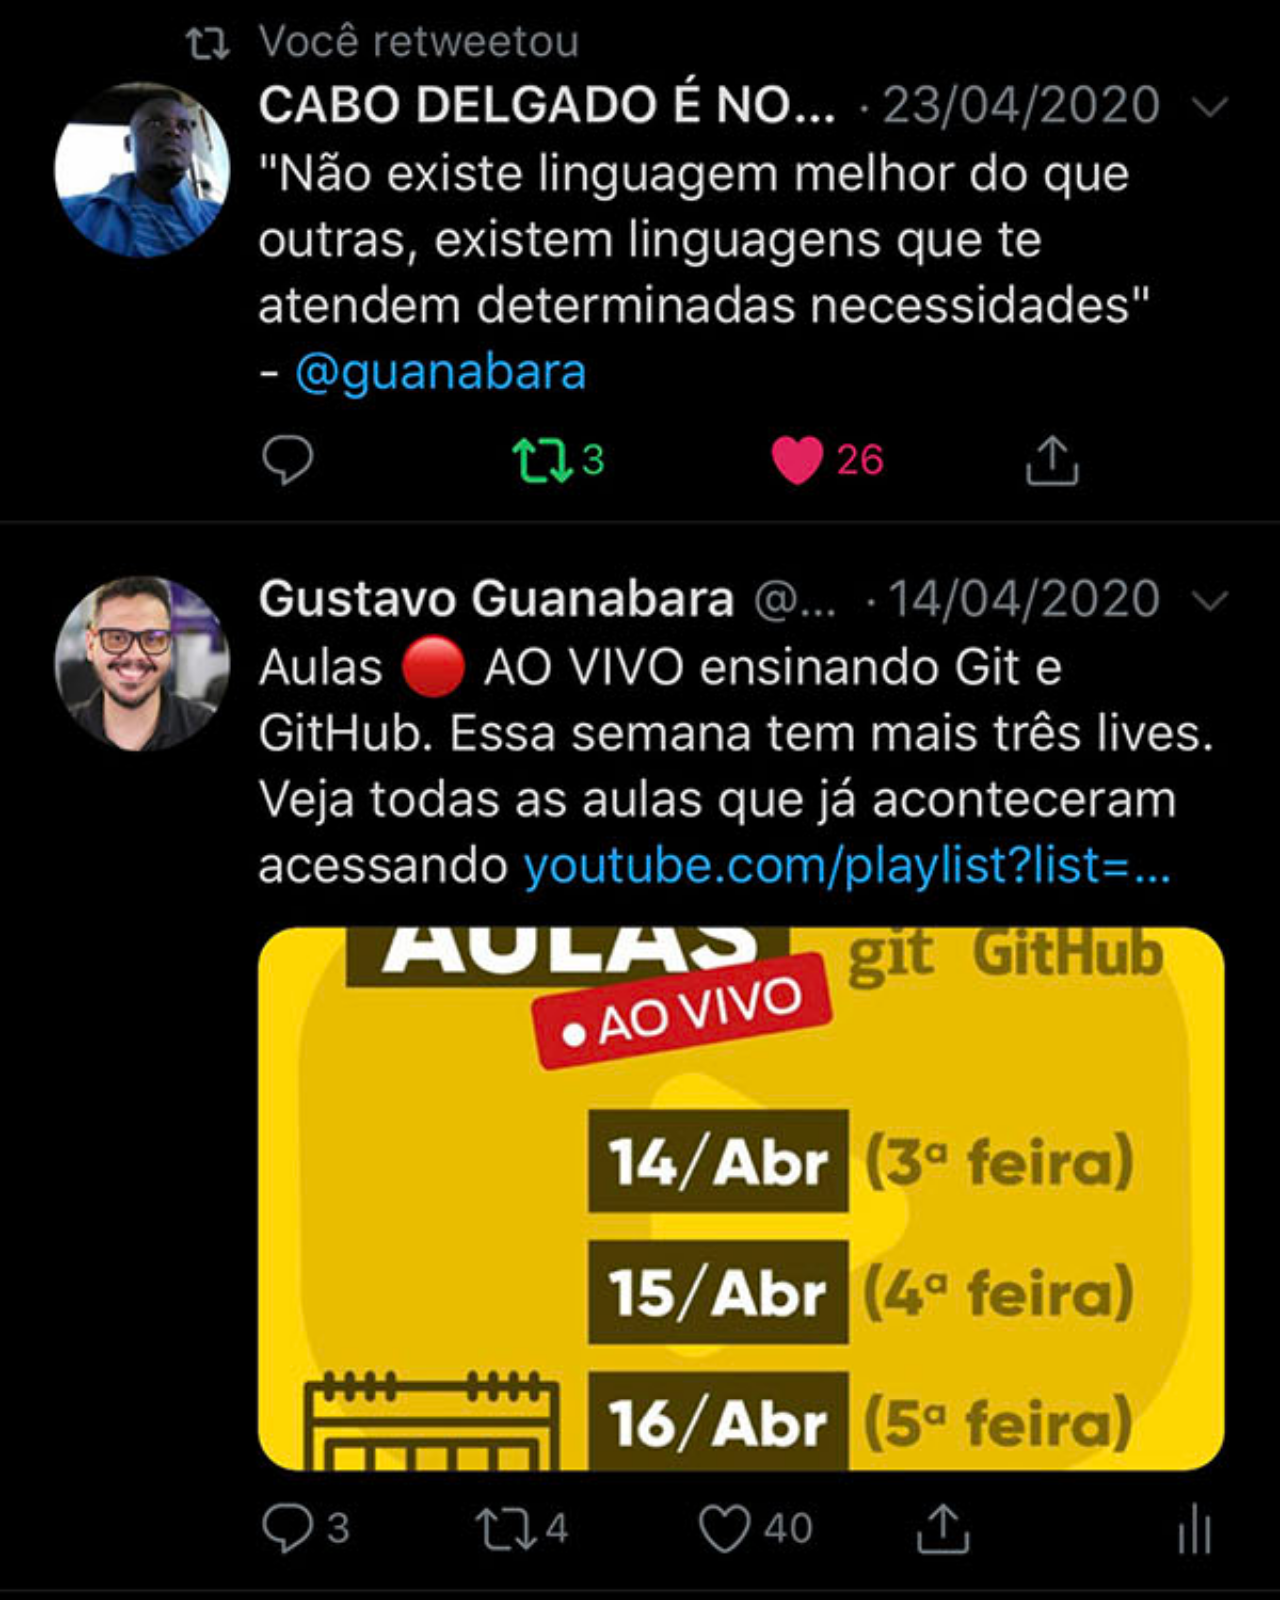
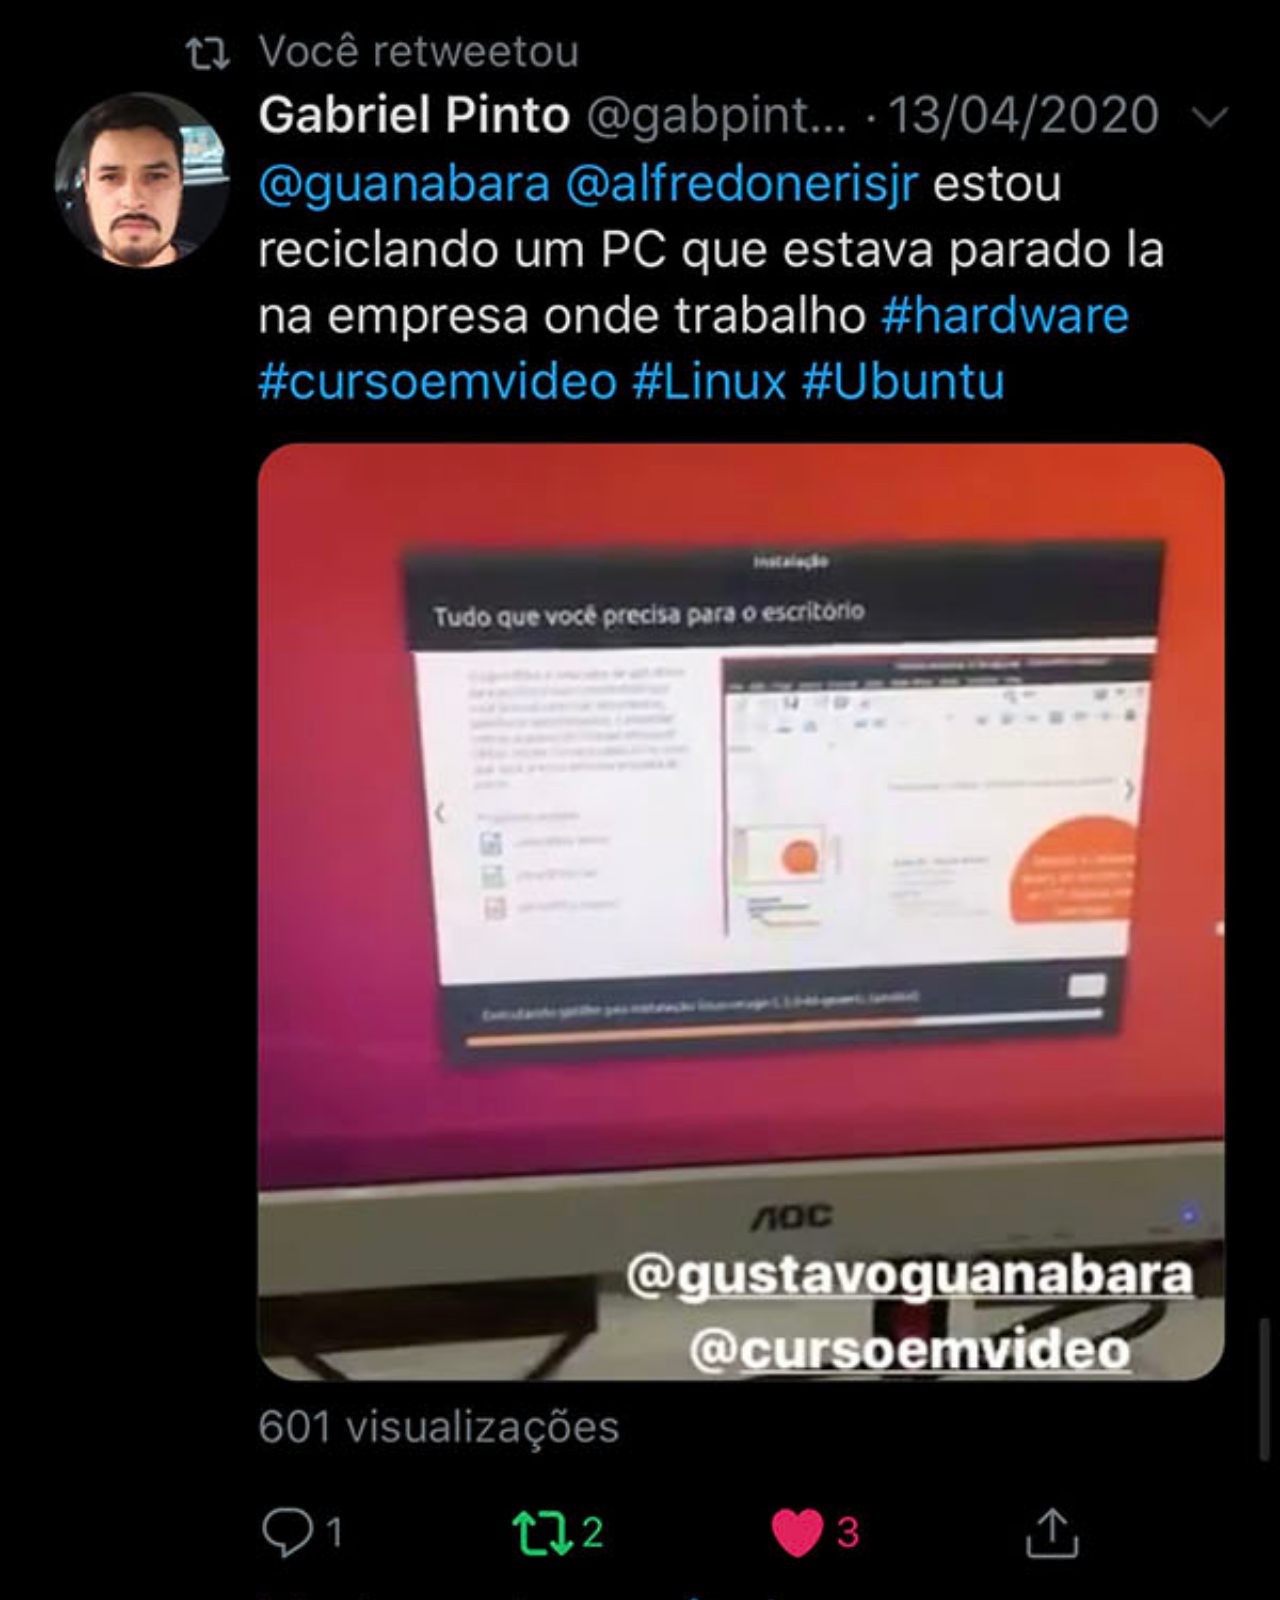
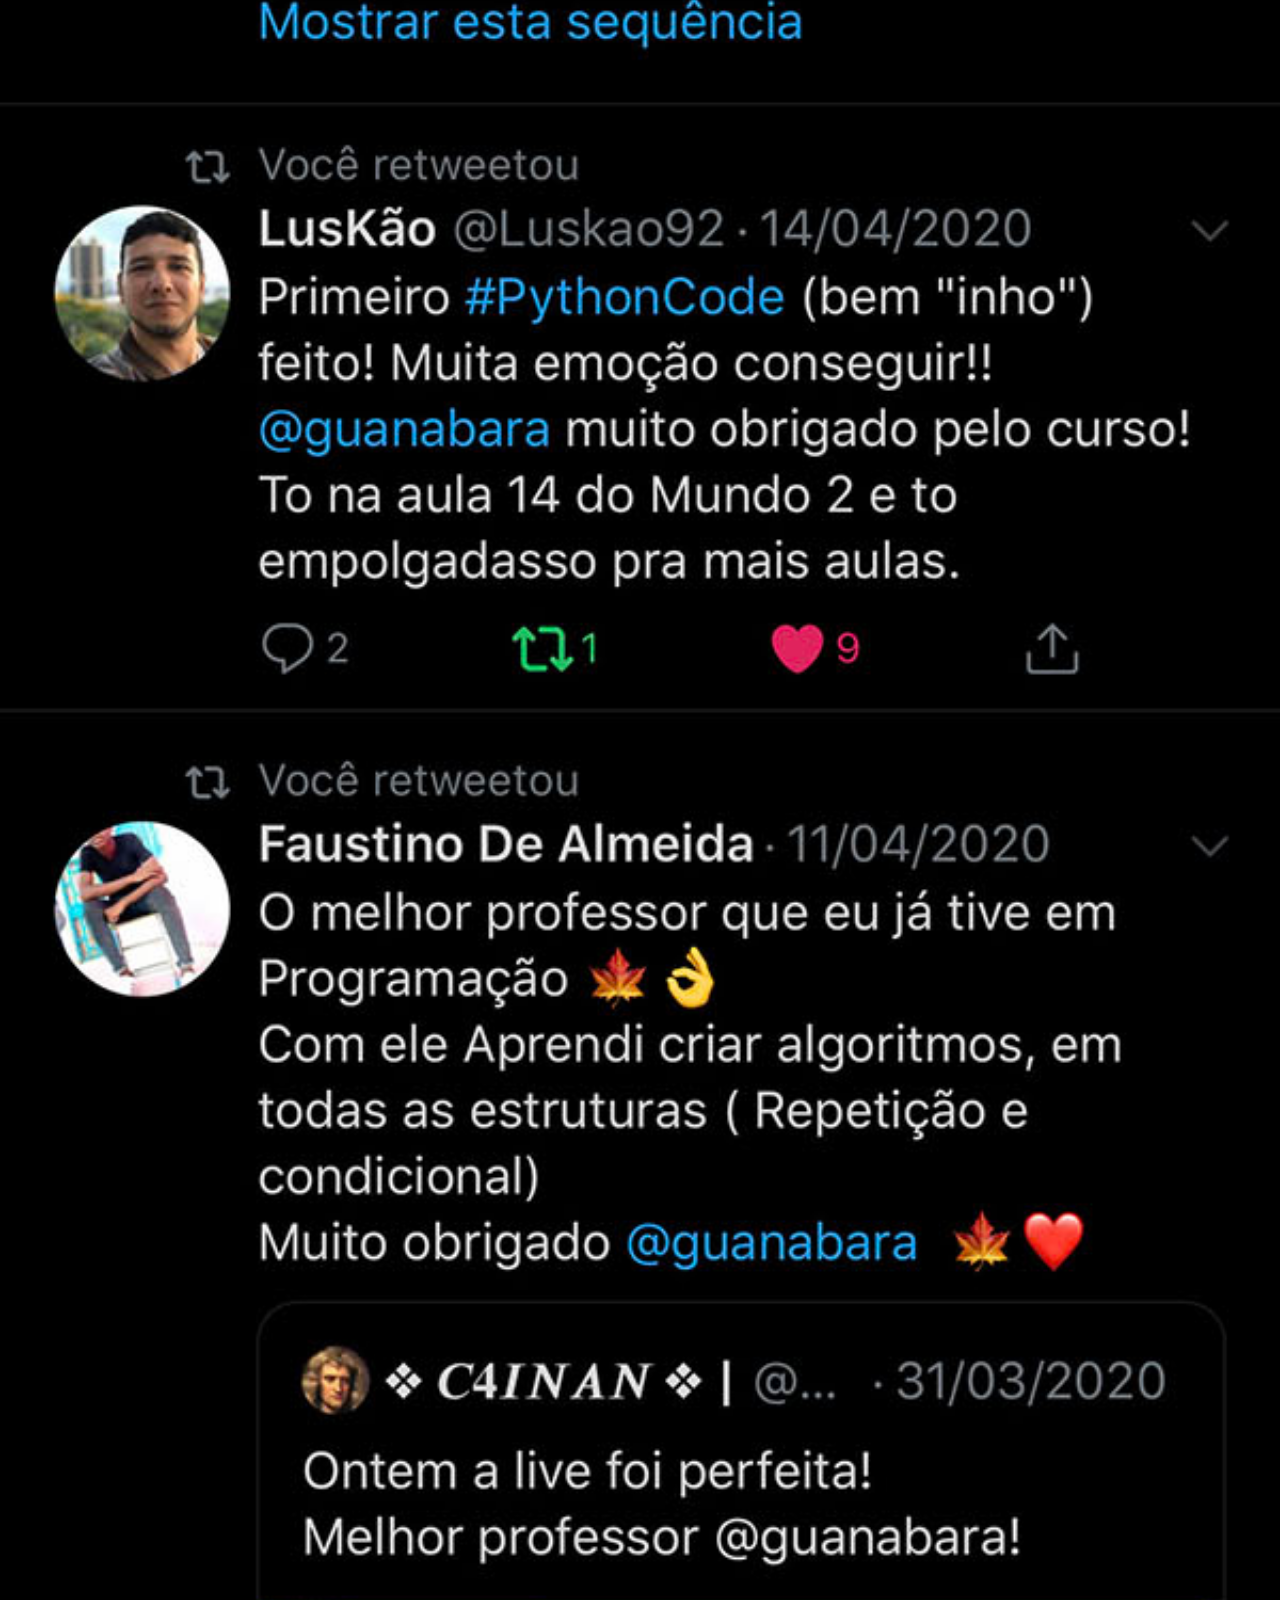
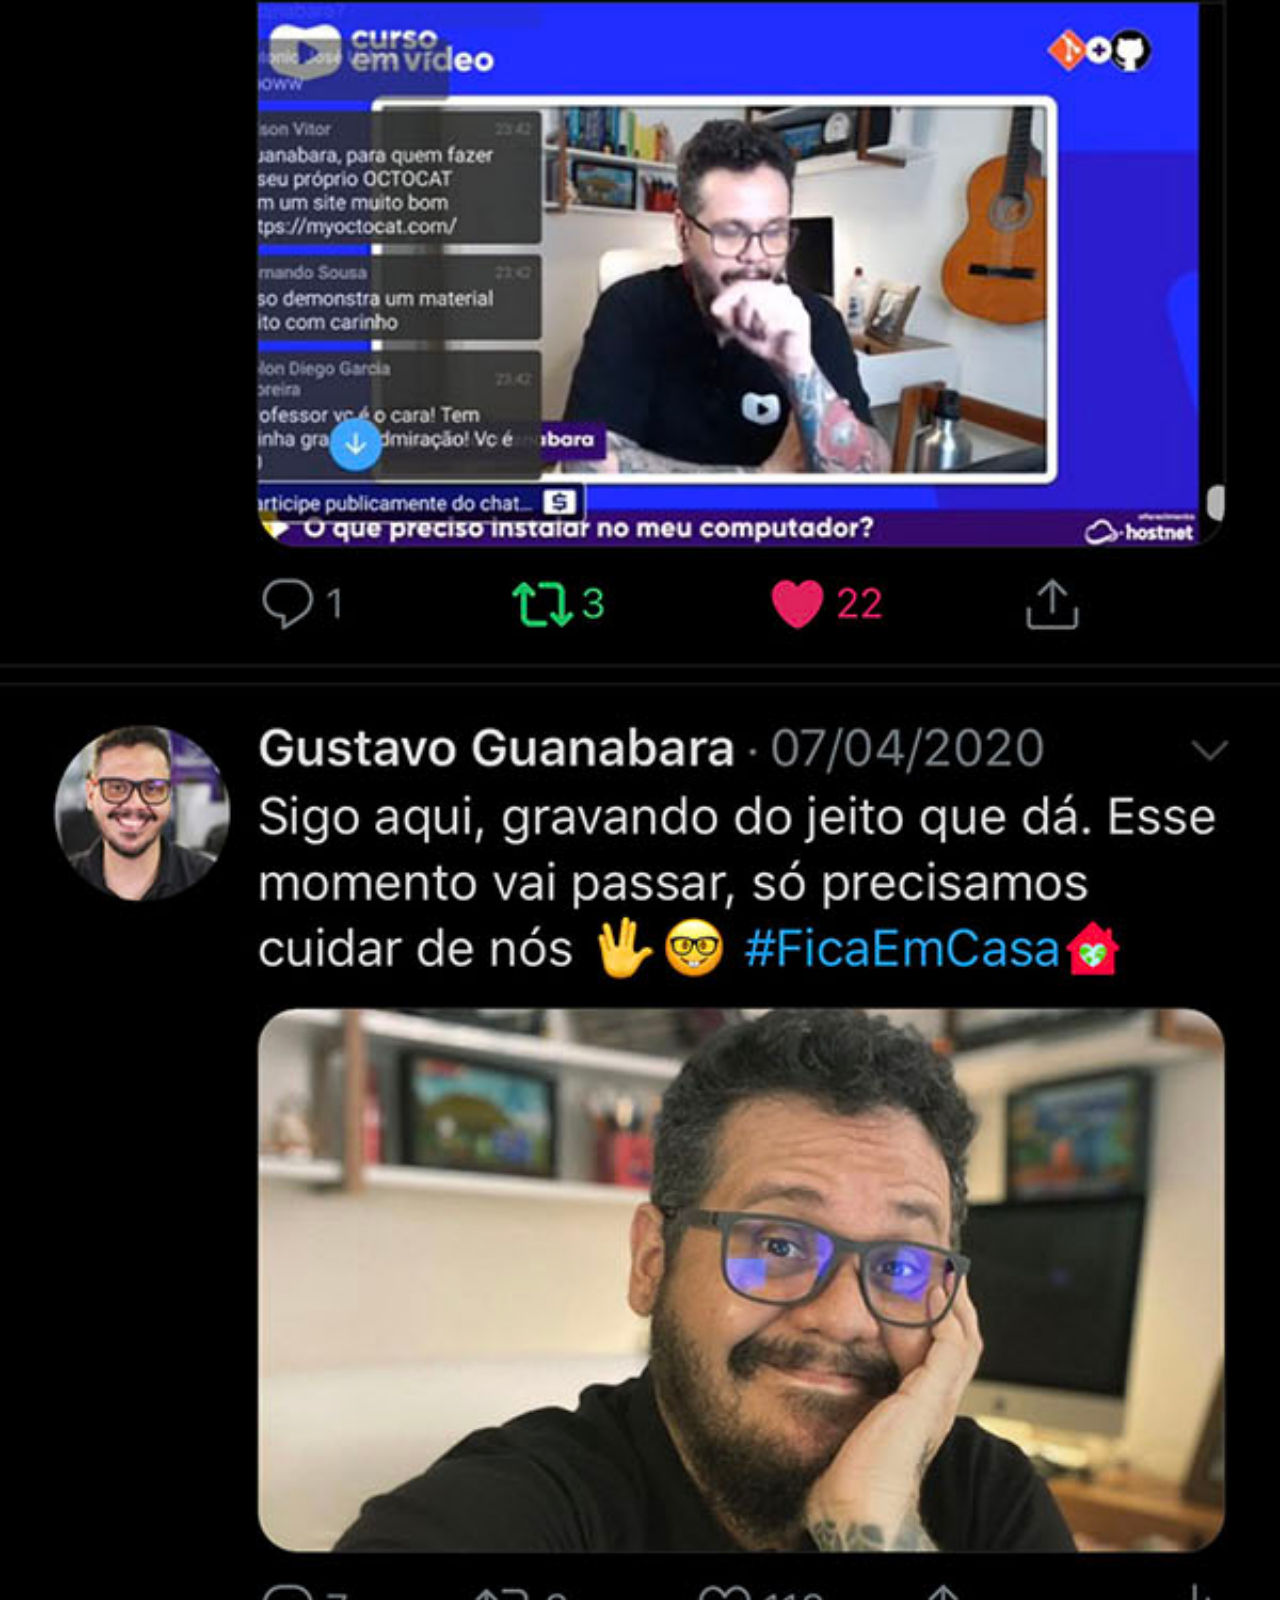
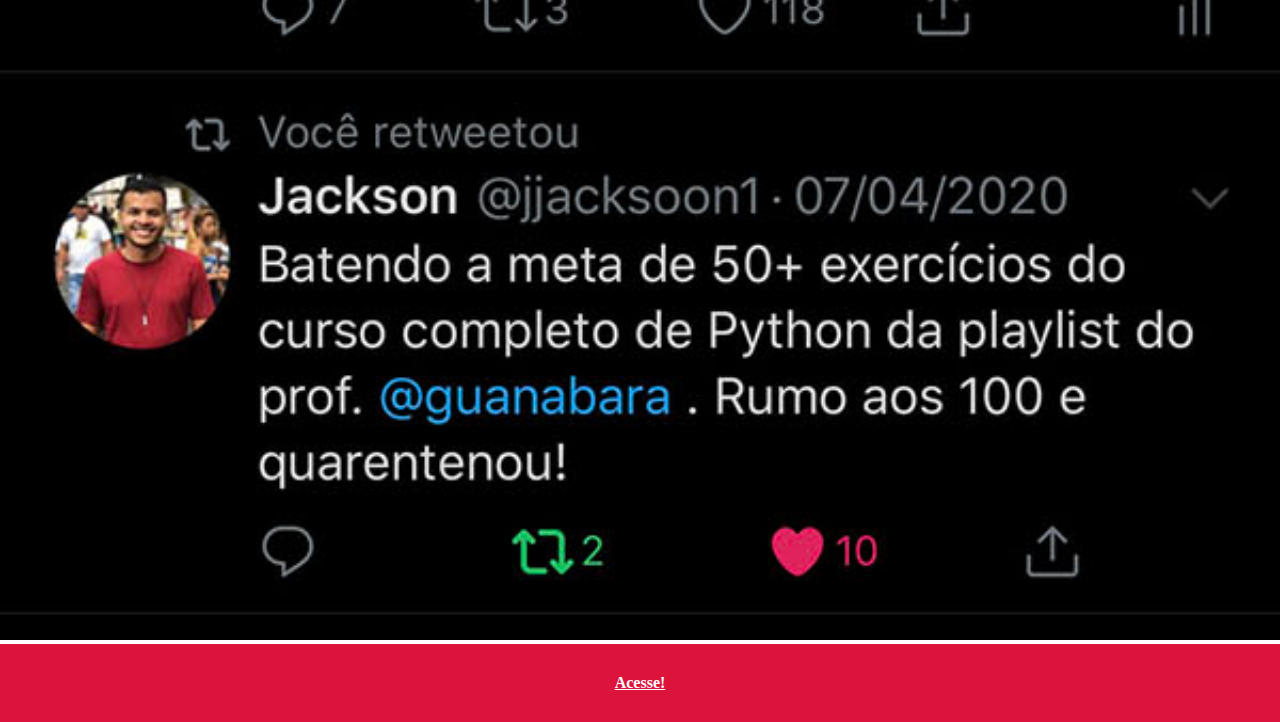
<file: twiter.html>
<!DOCTYPE html>
<html lang="pt-br">
<head>
    <meta charset="UTF-8">
    <meta name="viewport" content="width=device-width, initial-scale=1.0">
    <title>twiter</title>
    <style>
        *{
            margin: 0px;
            padding: 0px;
        }
      img{ 
         width: 100vw;

    }
    ::-webkit-scrollbar{
        width: 0px;
        height: 0px;
    }

    a{
        display: block;
        color: white;
        background-color: crimson;
        text-align: center;
        padding: 30px;
        font-weight: bolder;
       
    
        
       
    }
    </style>
</head>
<body>
    <img src="imagens/tela-twitter.jpg" alt="twiter">
    <a href="https://www.youtube.com/channel/UCrWvhVmt0Qac3HgsjQK62FQ" target="_blank">Acesse!</a>   
</html>
</file>
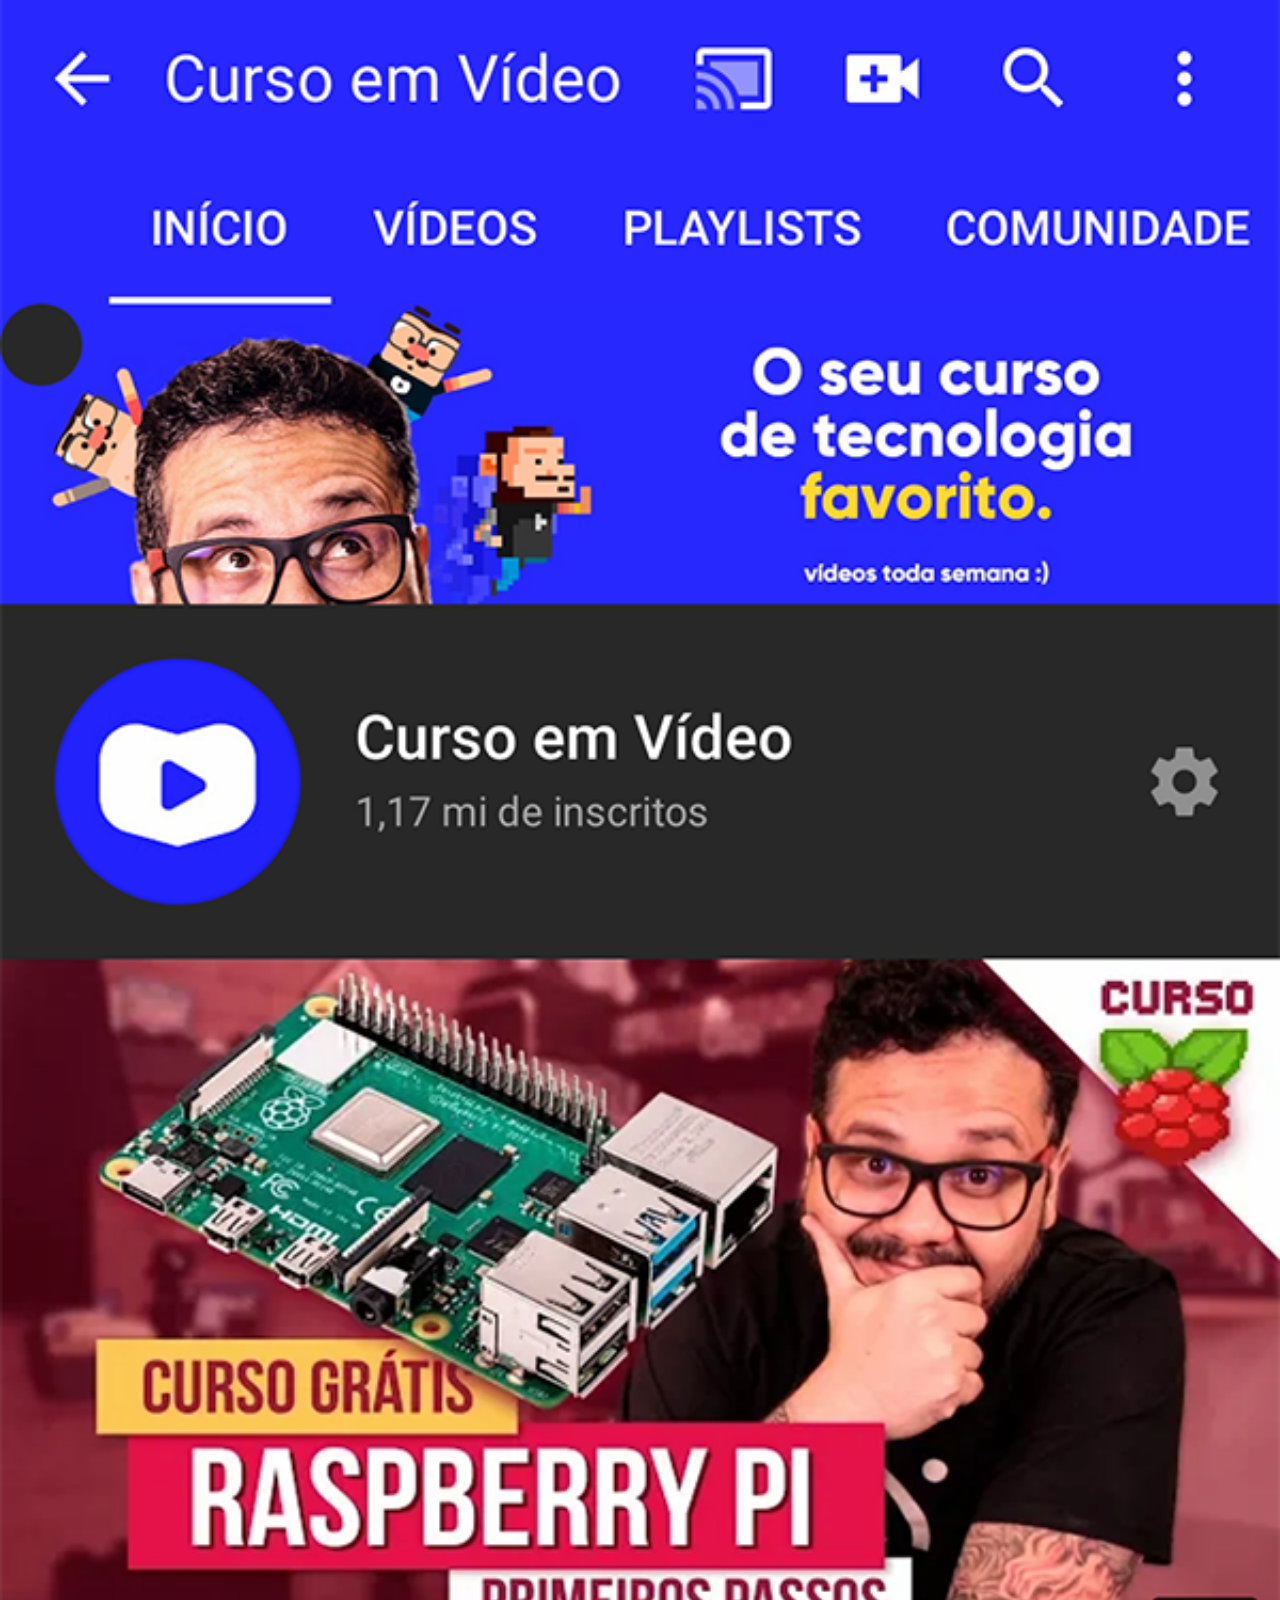
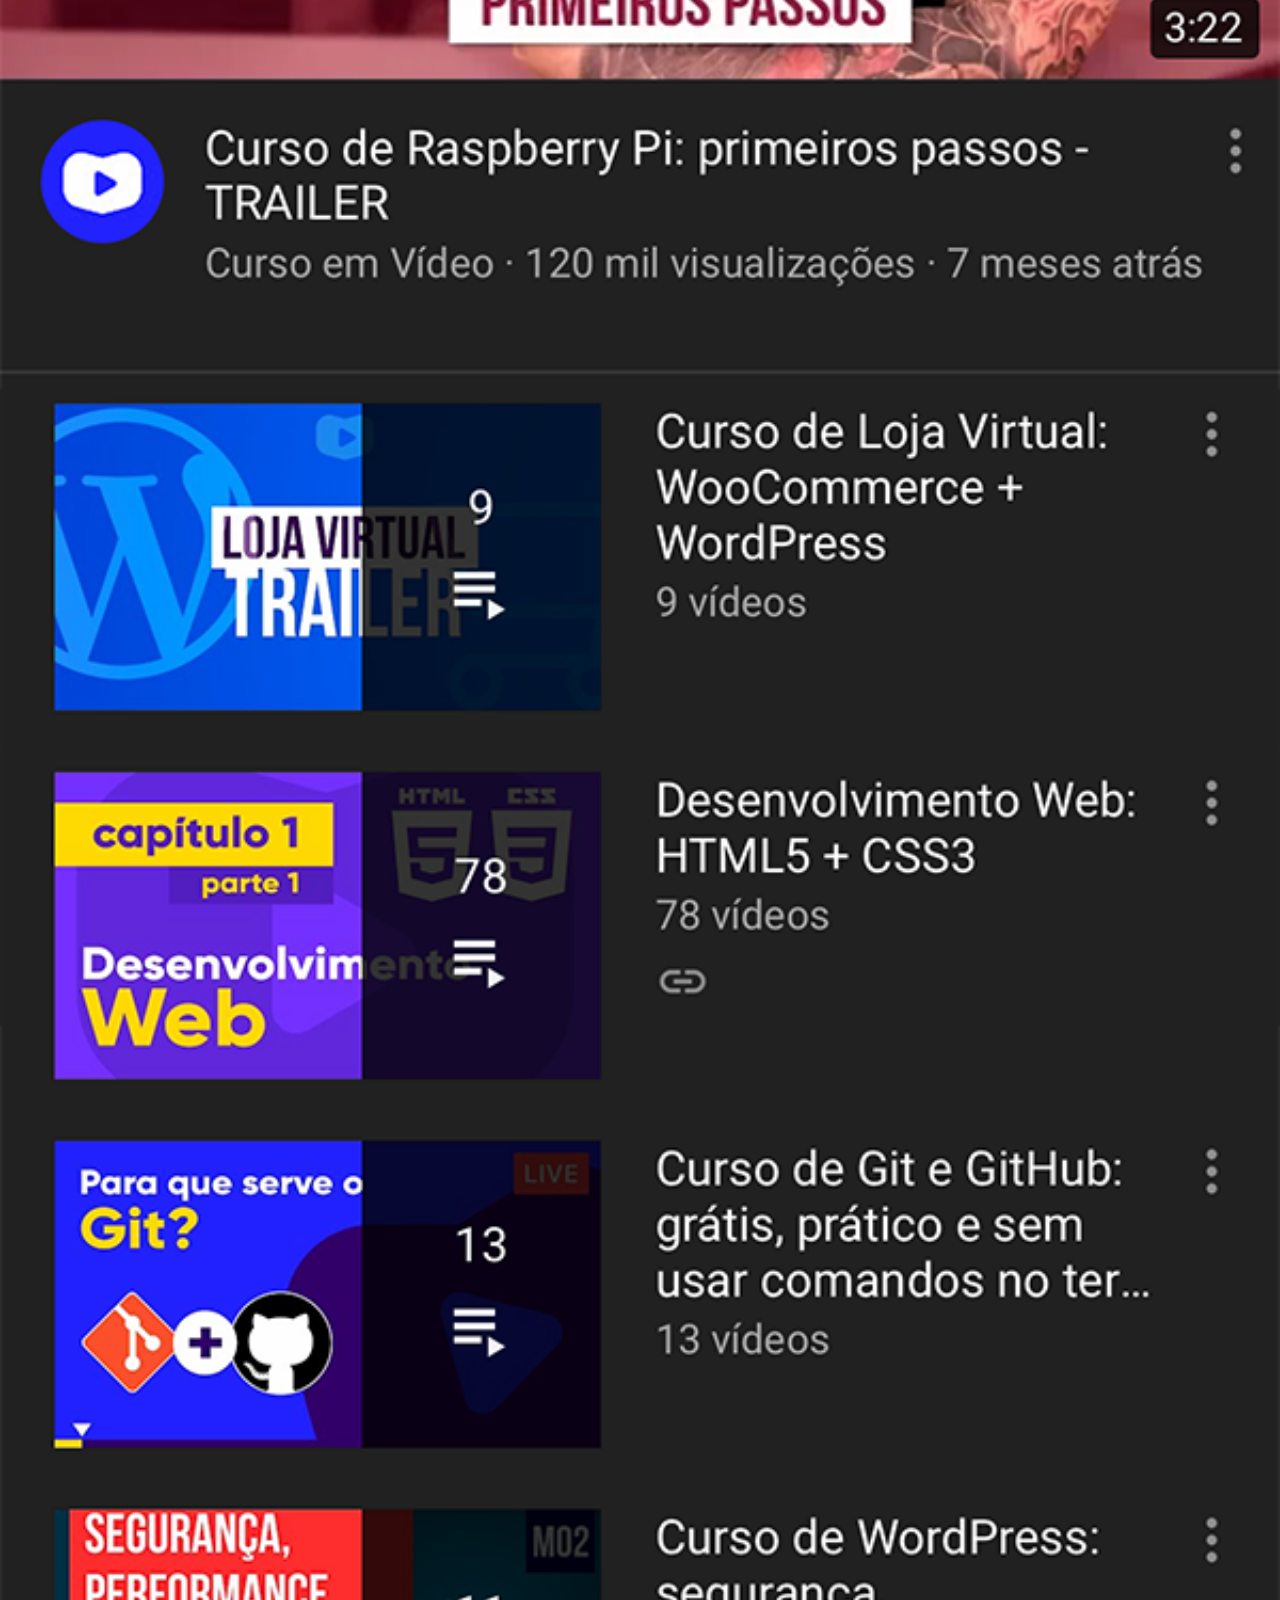
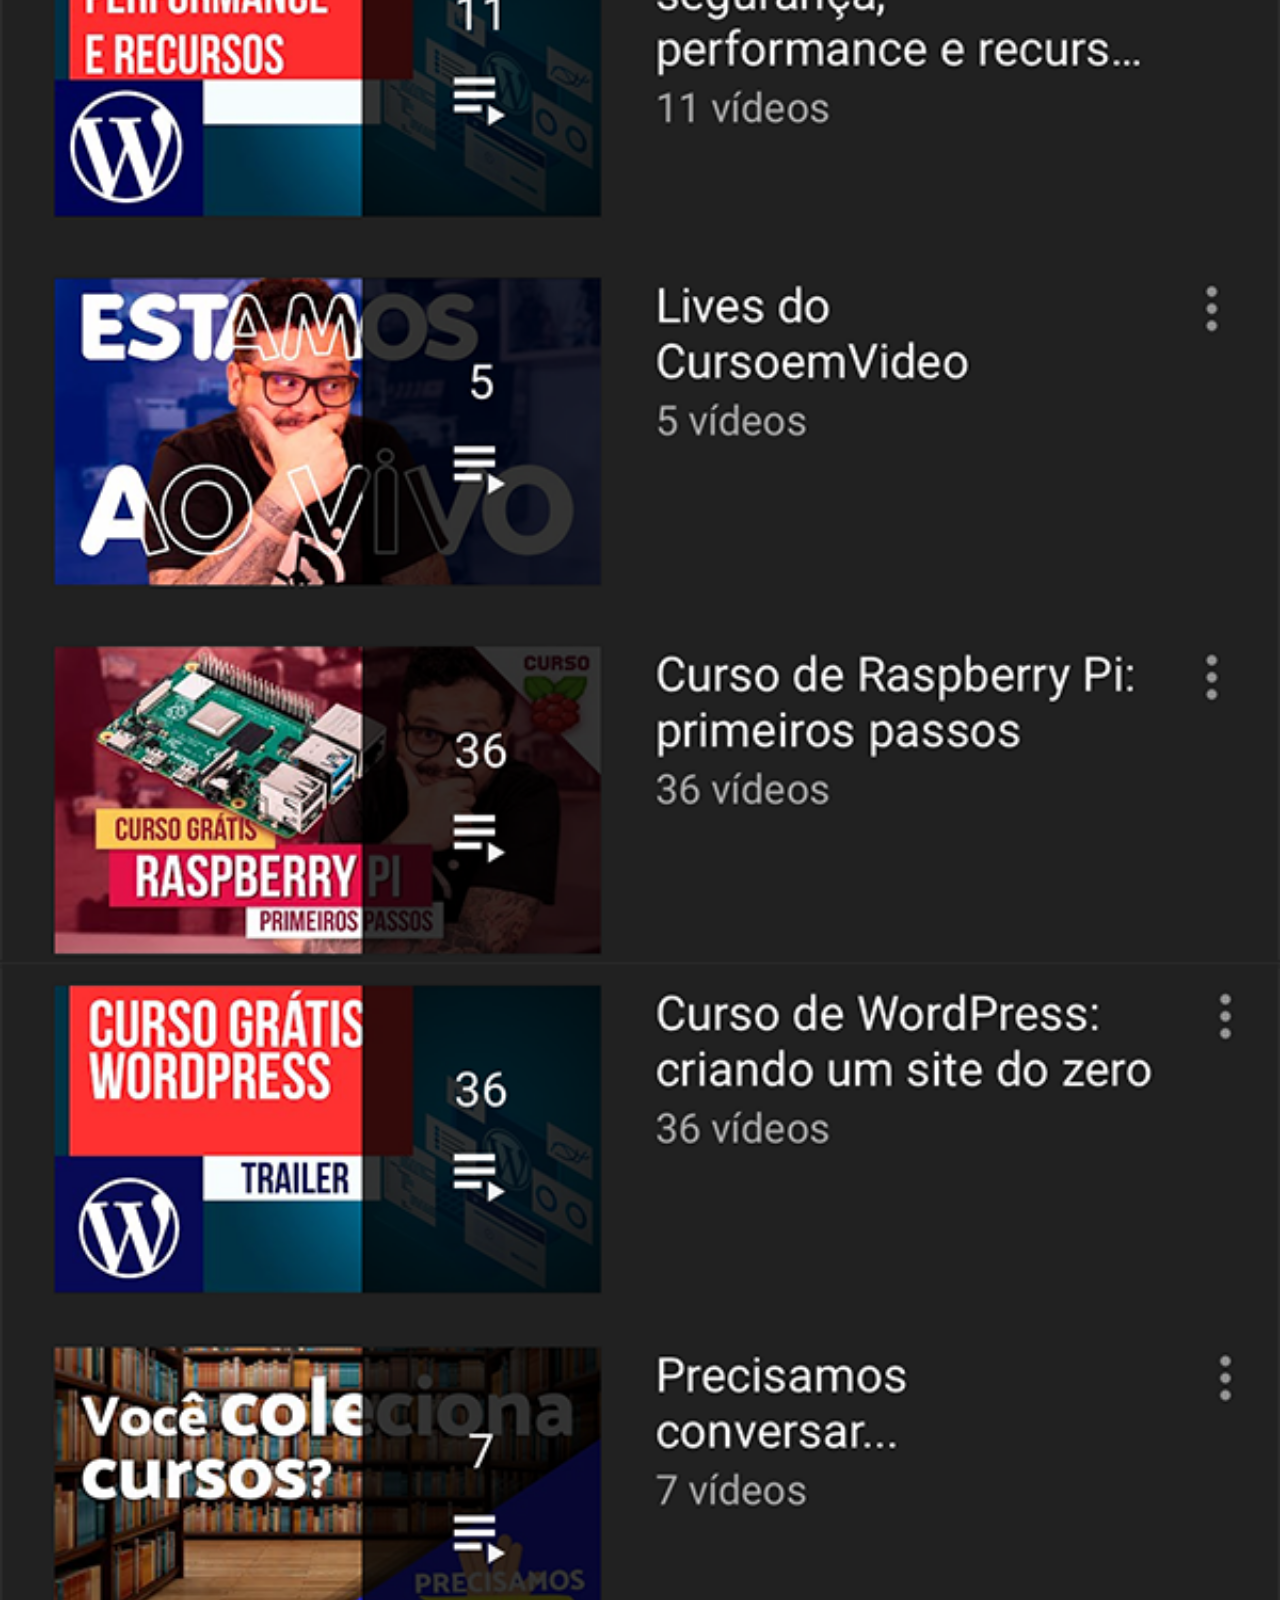
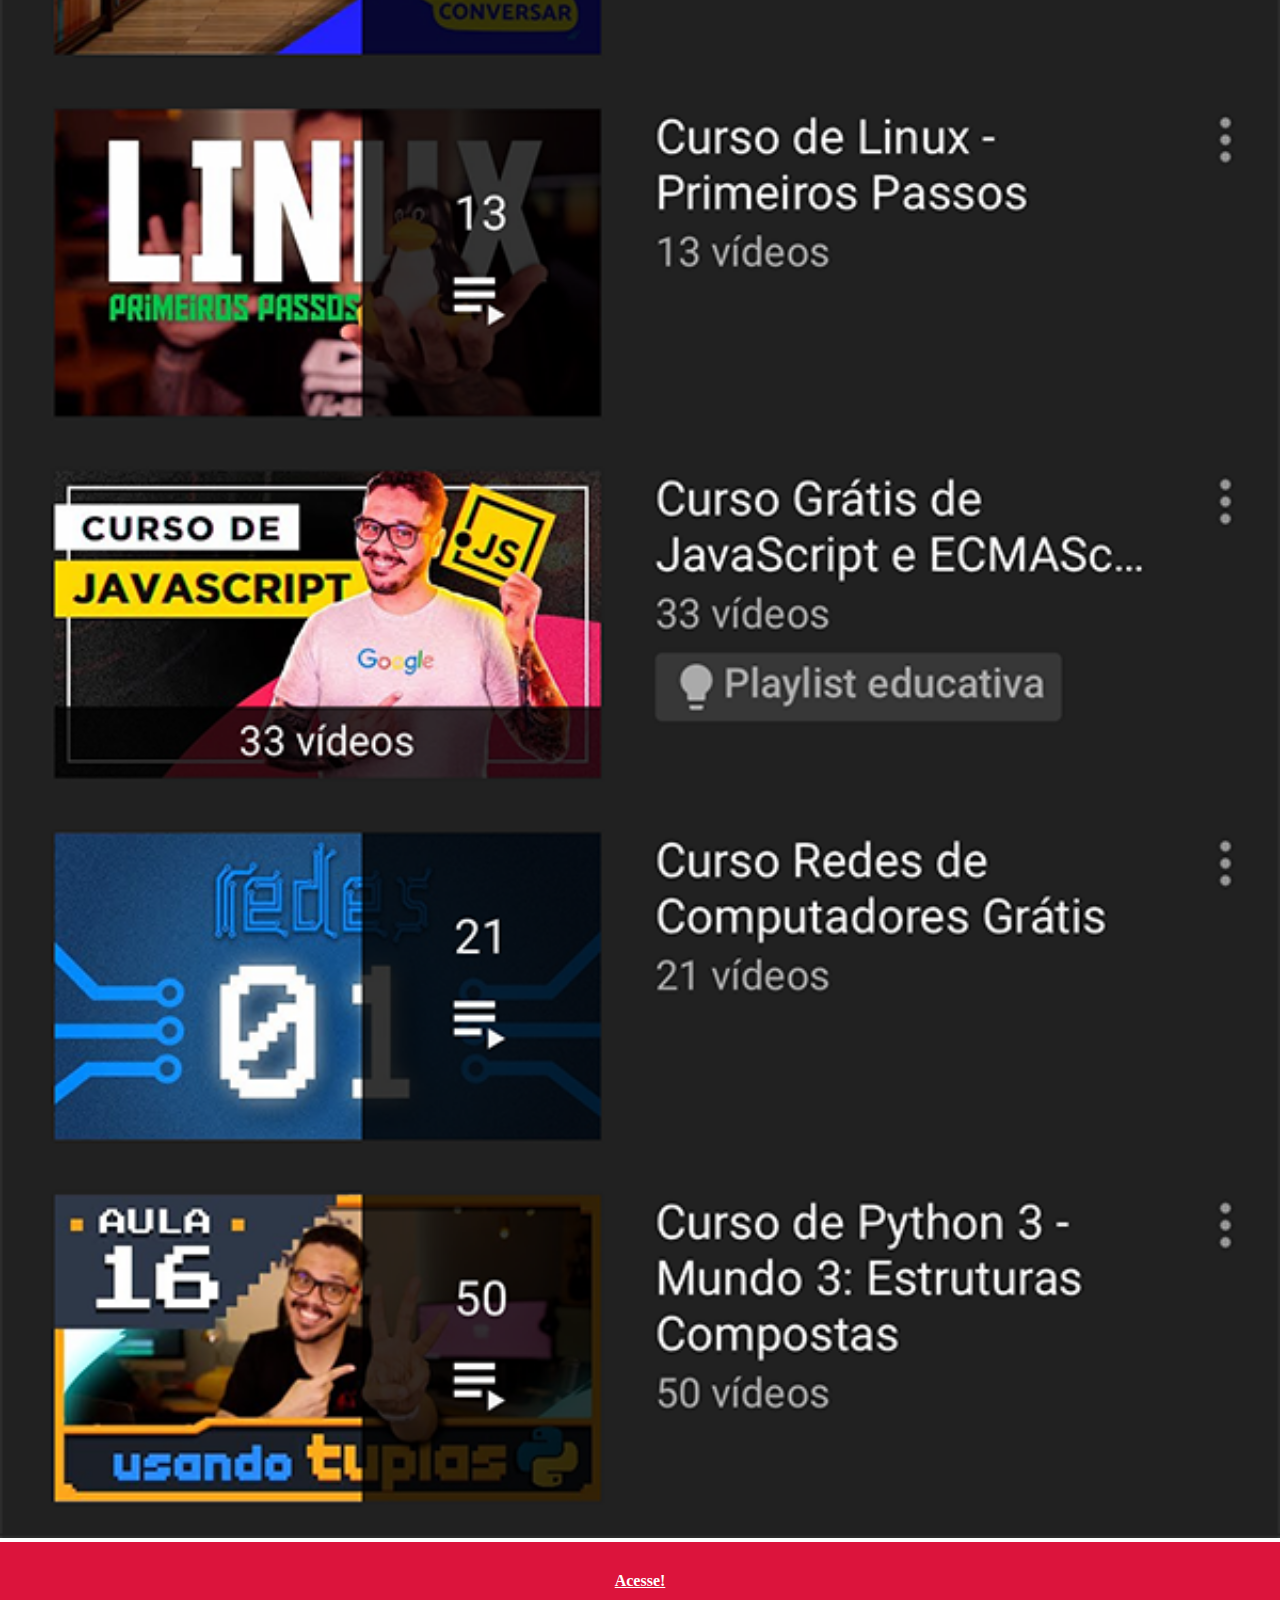
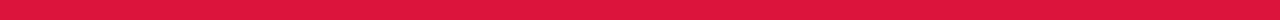
<file: youtube.html>
<!DOCTYPE html>
<html lang="pt-br">
<head>
    <meta charset="UTF-8">
    <meta name="viewport" content="width=device-width, initial-scale=1.0">
    <title>youtube</title>
    <style>
        *{
            margin: 0px;
            padding: 0px;
        }
      img{ 
         width: 100vw;

    }
    ::-webkit-scrollbar{
        width: 0px;
        height: 0px;
    }

    a{
        display: block;
        color: white;
        background-color: crimson;
        text-align: center;
        padding: 30px;
        font-weight: bolder;
       
    
        
       
    }
    </style>
</head>
<body>
    <img src="imagens/tela-youtube.png" alt="youtube">
    <a href="https://www.youtube.com/channel/UCrWvhVmt0Qac3HgsjQK62FQ" target="_blank">Acesse!</a>    
</html>
</file>
<file: style.css>
@charset "UTF-8";
*{
    margin: 0px;
    padding: 0px;
    font-family: Arial, Helvetica, sans-serif;
}
html body{
    height: 100vh;
    width: 100vw;
    background-color: black;
}
main{
    height: 100vh;
    position: relative;
    background: url(imagens/fundo-madeira.jpg);
    background-size: cover;
    
   
    
}
section#telefone{
    background: url(imagens/frame-iphone.png) no-repeat;
    background-attachment: fixed;

 
    position: absolute;
    top:50%;
    left:50%;
    transform: translate(-50%, -50%);

    width: 310px;
    height: 630px;
}
.tela{
    position: relative;
    top: 80px;
    left: 21px;
    width: 264px;
    height: 470px;
}
section.botoes img{
    width: 70px;
    height: 70px;
    margin: 10px;
    border-radius: 50%;
    box-shadow: 15px 5px 5px black;
    box-sizing: border-box;
    
}
img:hover{
    border: 4px solid white;
    transform: translate(-7px, -7px);
    transition: 0.5s;
    box-shadow: 20px 10px 10px #00000047;
}
.botoes{
    text-align: right;
    border-color: rgb(4, 0, 255);
}
</file>
